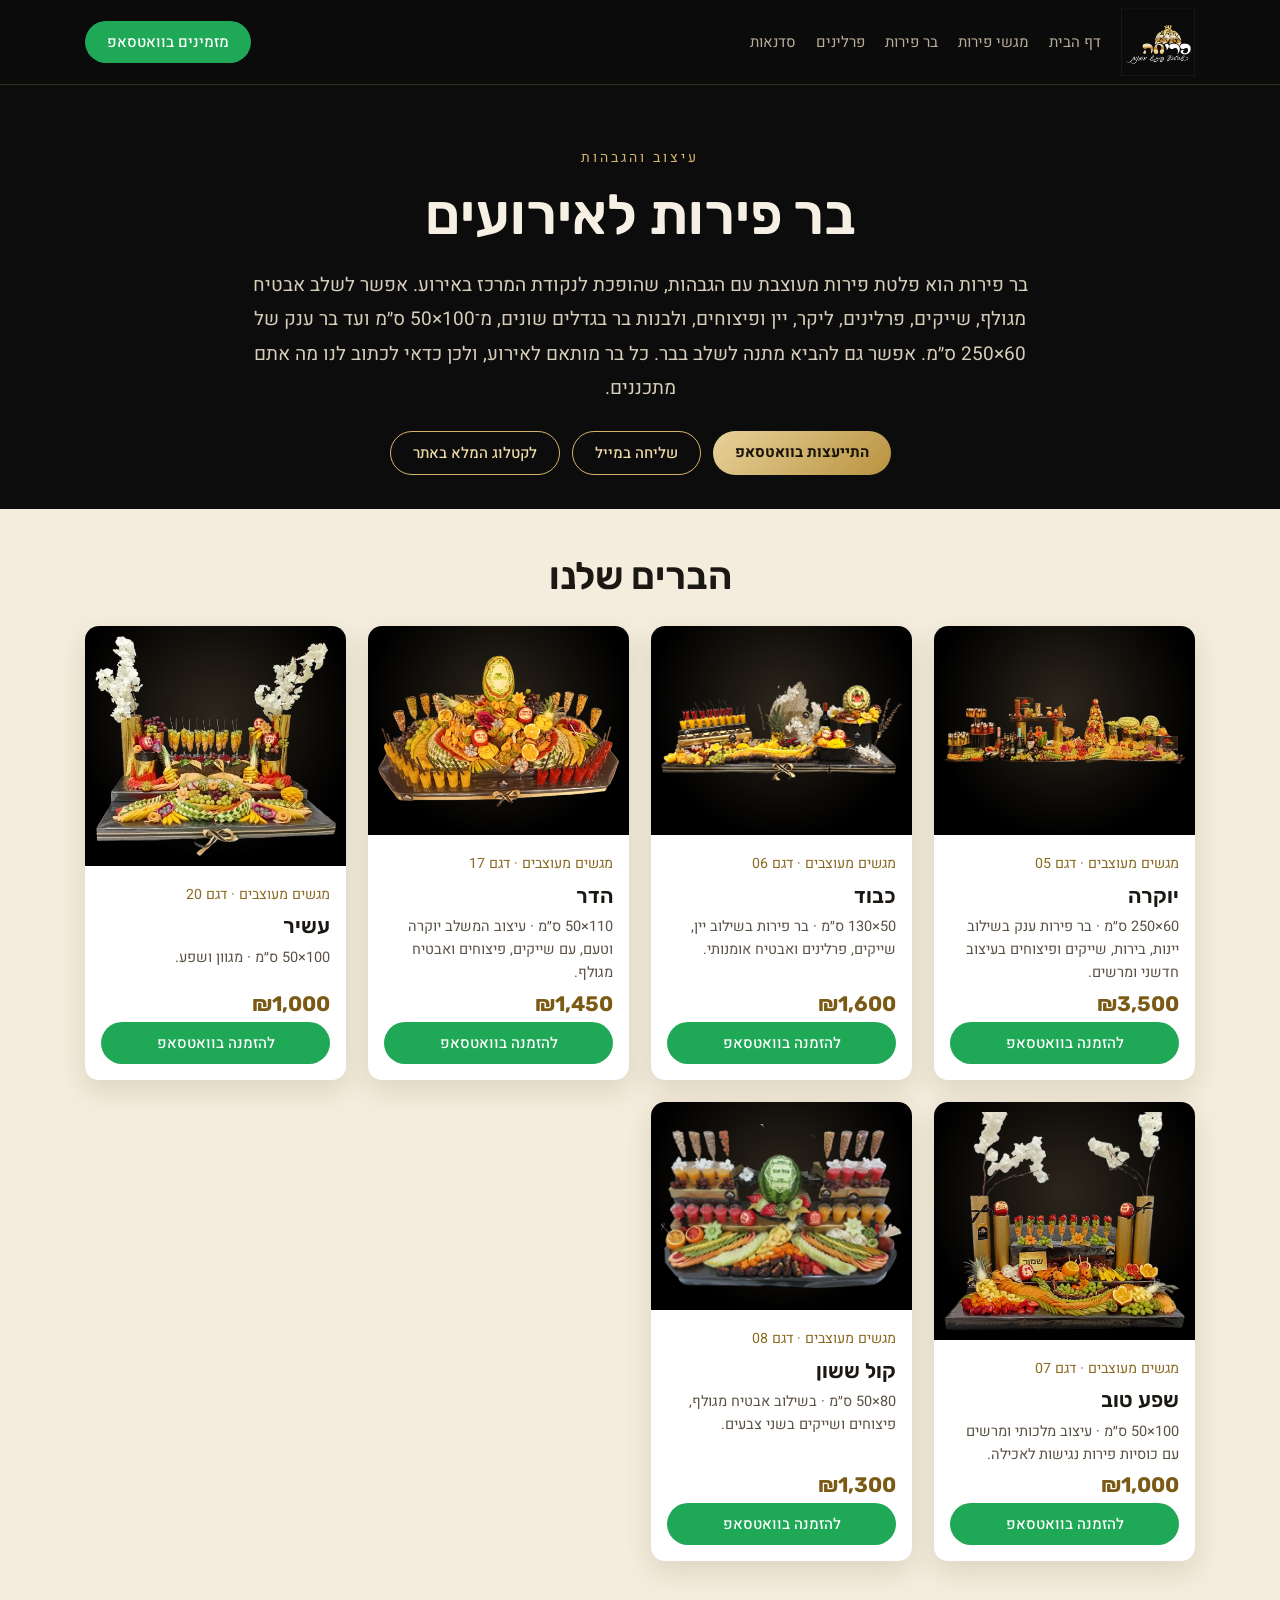
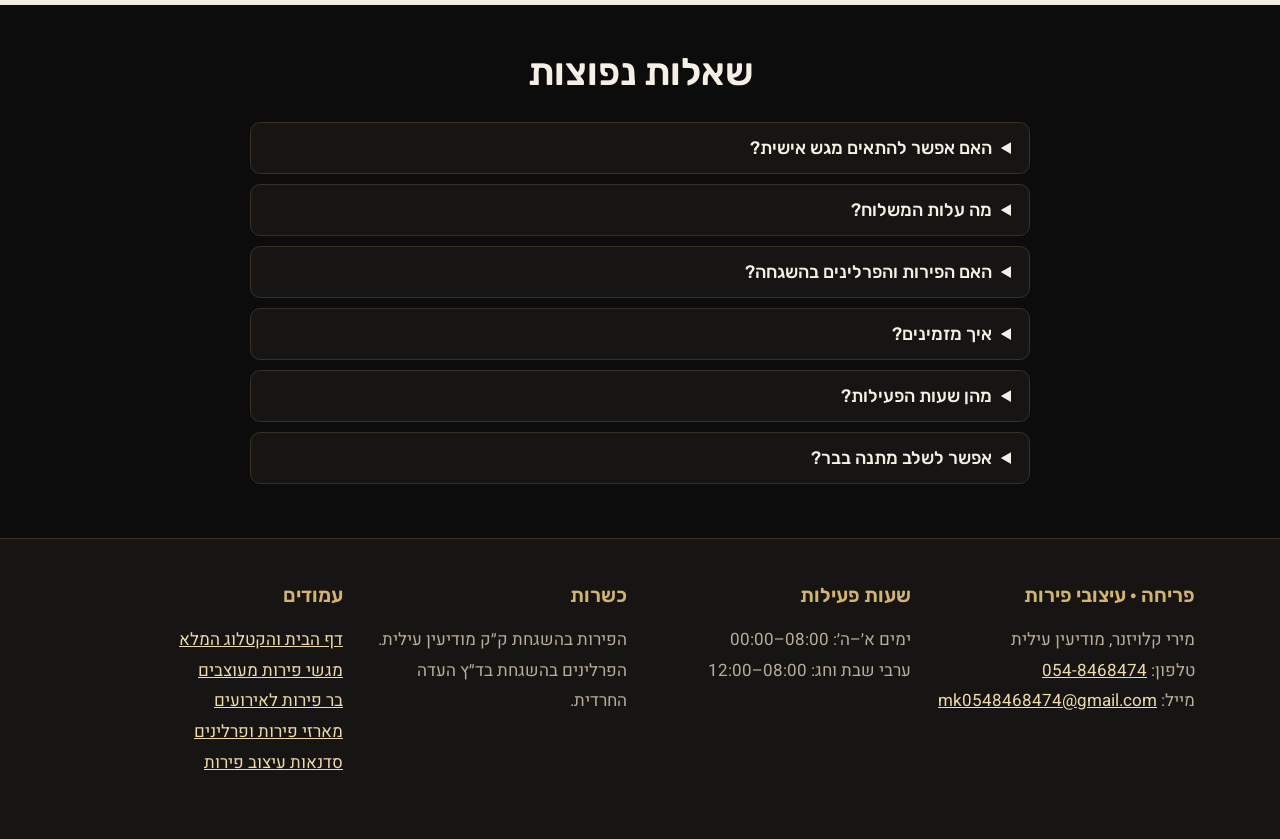
<file: bar-peirot.html>
<!doctype html><html lang="he" dir="rtl"><head><meta charset="utf-8"><meta name="viewport" content="width=device-width,initial-scale=1"><title>בר פירות לאירועים ושמחות | פריחה, מודיעין עילית</title><meta name="description" content="בר פירות מעוצב לאירועים: פלטות עם הגבהות, אבטיח מגולף, שייקים, פרלינים, ליקר ויין. בגדלים מ־100×50 ס״מ ועד בר ענק. פריחה, מודיעין עילית."><link rel="canonical" href="https://www.pricha.co.il/bar-peirot"><meta property="og:type" content="website"><meta property="og:locale" content="he_IL"><meta property="og:title" content="בר פירות לאירועים ושמחות | פריחה, מודיעין עילית"><meta property="og:description" content="בר פירות מעוצב לאירועים: פלטות עם הגבהות, אבטיח מגולף, שייקים, פרלינים, ליקר ויין. בגדלים מ־100×50 ס״מ ועד בר ענק. פריחה, מודיעין עילית."><meta property="og:url" content="https://www.pricha.co.il/bar-peirot"><meta name="theme-color" content="#0d0c0c"><link rel="icon" href="/images/logo.png"><link rel="stylesheet" href="https://fonts.googleapis.com/css2?family=Rubik:wght@400;500;600;800&family=Heebo:wght@300;400;500;700&display=swap"><link rel="stylesheet" href="/styles.css"><script type="application/ld+json">{"@context": "https://schema.org", "@type": "BreadcrumbList", "itemListElement": [{"@type": "ListItem", "position": 1, "name": "פריחה", "item": "https://www.pricha.co.il/"}, {"@type": "ListItem", "position": 2, "name": "בר פירות לאירועים", "item": "https://www.pricha.co.il/bar-peirot"}]}</script><script type="application/ld+json">{"@context": "https://schema.org", "@type": "ItemList", "itemListElement": [{"@type": "ListItem", "position": 1, "item": {"@type": "Product", "name": "מגש פירות יוקרה", "image": "https://www.pricha.co.il/images/p5.webp", "description": "60×250 ס״מ · בר פירות ענק בשילוב יינות, בירות, שייקים ופיצוחים בעיצוב חדשני ומרשים.", "brand": {"@type": "Brand", "name": "פריחה"}, "offers": {"@type": "Offer", "price": "3500", "priceCurrency": "ILS", "url": "https://www.pricha.co.il/bar-peirot"}}}, {"@type": "ListItem", "position": 2, "item": {"@type": "Product", "name": "מגש פירות כבוד", "image": "https://www.pricha.co.il/images/p6.webp", "description": "50×130 ס״מ · בר פירות בשילוב יין, שייקים, פרלינים ואבטיח אומנותי.", "brand": {"@type": "Brand", "name": "פריחה"}, "offers": {"@type": "Offer", "price": "1600", "priceCurrency": "ILS", "url": "https://www.pricha.co.il/bar-peirot"}}}, {"@type": "ListItem", "position": 3, "item": {"@type": "Product", "name": "מגש פירות הדר", "image": "https://www.pricha.co.il/images/p17.webp", "description": "110×50 ס״מ · עיצוב המשלב יוקרה וטעם, עם שייקים, פיצוחים ואבטיח מגולף.", "brand": {"@type": "Brand", "name": "פריחה"}, "offers": {"@type": "Offer", "price": "1450", "priceCurrency": "ILS", "url": "https://www.pricha.co.il/bar-peirot"}}}, {"@type": "ListItem", "position": 4, "item": {"@type": "Product", "name": "מגש פירות עשיר", "image": "https://www.pricha.co.il/images/p20.webp", "description": "100×50 ס״מ · מגוון ושפע.", "brand": {"@type": "Brand", "name": "פריחה"}, "offers": {"@type": "Offer", "price": "1000", "priceCurrency": "ILS", "url": "https://www.pricha.co.il/bar-peirot"}}}, {"@type": "ListItem", "position": 5, "item": {"@type": "Product", "name": "מגש פירות שפע טוב", "image": "https://www.pricha.co.il/images/p7.webp", "description": "100×50 ס״מ · עיצוב מלכותי ומרשים עם כוסיות פירות נגישות לאכילה.", "brand": {"@type": "Brand", "name": "פריחה"}, "offers": {"@type": "Offer", "price": "1000", "priceCurrency": "ILS", "url": "https://www.pricha.co.il/bar-peirot"}}}, {"@type": "ListItem", "position": 6, "item": {"@type": "Product", "name": "מגש פירות קול ששון", "image": "https://www.pricha.co.il/images/p8.webp", "description": "80×50 ס״מ · בשילוב אבטיח מגולף, פיצוחים ושייקים בשני צבעים.", "brand": {"@type": "Brand", "name": "פריחה"}, "offers": {"@type": "Offer", "price": "1300", "priceCurrency": "ILS", "url": "https://www.pricha.co.il/bar-peirot"}}}]}</script><script type="application/ld+json">{"@context": "https://schema.org", "@type": "FAQPage", "mainEntity": [{"@type": "Question", "name": "האם אפשר להתאים מגש אישית?", "acceptedAnswer": {"@type": "Answer", "text": "כן. אפשר להתאים גודל, פירות, ברכה מגולפת על תפוח או אבטיח, ושילובים כמו יין ופרלינים. כותבים לנו בוואטסאפ או במייל ובונים יחד את המגש."}}, {"@type": "Question", "name": "מה עלות המשלוח?", "acceptedAnswer": {"@type": "Answer", "text": "במודיעין עילית המשלוח עולה 35 ₪ למגש קטן ו־50 ₪ למגש גדול. לבני ברק ולירושלים 100 ₪. לאזורים נוספים בתיאום."}}, {"@type": "Question", "name": "האם הפירות והפרלינים בהשגחה?", "acceptedAnswer": {"@type": "Answer", "text": "הפירות בהשגחת ק״ק מודיעין עילית, והפרלינים בהשגחת בד״ץ העדה החרדית."}}, {"@type": "Question", "name": "איך מזמינים?", "acceptedAnswer": {"@type": "Answer", "text": "שולחים הזמנה בוואטסאפ או במייל, או מוסיפים לסל באתר ושולחים משם. נחזור אליכם לאישור סופי ולתיאום תשלום."}}, {"@type": "Question", "name": "מהן שעות הפעילות?", "acceptedAnswer": {"@type": "Answer", "text": "ימים א׳–ה׳ 08:00–00:00, וערבי שבת וחג 08:00–12:00."}}, {"@type": "Question", "name": "אפשר לשלב מתנה בבר?", "acceptedAnswer": {"@type": "Answer", "text": "כן, אפשר להביא מתנה ולשלב אותה בעיצוב הבר."}}]}</script></head><body>
<header><div class="w hd"><a href="/"><img src="/images/logo.png" alt="פריחה עיצובי פירות"></a><nav><a href="/">דף הבית</a><a href="/migashei-peirot">מגשי פירות</a><a href="/bar-peirot">בר פירות</a><a href="/marezei-peirot-ufrlinim">פרלינים</a><a href="/sadnaot-idzuv-peirot">סדנאות</a></nav><a class="b wa" href="https://wa.me/972548468474?text=%D7%A9%D7%9C%D7%95%D7%9D%2C%20%D7%90%D7%A9%D7%9E%D7%97%20%D7%9C%D7%94%D7%AA%D7%99%D7%99%D7%A2%D7%A5%20%D7%9C%D7%92%D7%91%D7%99%20%D7%94%D7%96%D7%9E%D7%A0%D7%94" target="_blank" rel="noopener">מזמינים בוואטסאפ</a></div></header>
<main><section class="hero"><div class="w"><div class="ey">עיצוב והגבהות</div><h1>בר פירות לאירועים</h1><p>בר פירות הוא פלטת פירות מעוצבת עם הגבהות, שהופכת לנקודת המרכז באירוע. אפשר לשלב אבטיח מגולף, שייקים, פרלינים, ליקר, יין ופיצוחים, ולבנות בר בגדלים שונים, מ־100×50 ס״מ ועד בר ענק של 60×250 ס״מ. אפשר גם להביא מתנה לשלב בבר. כל בר מותאם לאירוע, ולכן כדאי לכתוב לנו מה אתם מתכננים.</p><div class="cta"><a class="b g" href="https://wa.me/972548468474?text=%D7%A9%D7%9C%D7%95%D7%9D%2C%20%D7%90%D7%A9%D7%9E%D7%97%20%D7%9C%D7%94%D7%AA%D7%99%D7%99%D7%A2%D7%A5%20%D7%9C%D7%92%D7%91%D7%99%20%D7%91%D7%A8%20%D7%A4%D7%99%D7%A8%D7%95%D7%AA%20%D7%9C%D7%90%D7%99%D7%A8%D7%95%D7%A2%D7%99%D7%9D" target="_blank" rel="noopener">התייעצות בוואטסאפ</a><a class="b" href="mailto:mk0548468474@gmail.com?subject=%D7%91%D7%A8%20%D7%A4%D7%99%D7%A8%D7%95%D7%AA%20%D7%9C%D7%90%D7%99%D7%A8%D7%95%D7%A2%D7%99%D7%9D">שליחה במייל</a><a class="b" href="/#catalog">לקטלוג המלא באתר</a></div></div></section><section class="lt"><div class="w"><h2>הברים שלנו</h2><div class="grid"><article class="card"><div class="ph"><img src="/images/p5.webp" alt="מגש פירות יוקרה, דגם 05" loading="lazy"></div><div class="cd"><small>מגשים מעוצבים · דגם 05</small><h3>יוקרה</h3><p>60×250 ס״מ · בר פירות ענק בשילוב יינות, בירות, שייקים ופיצוחים בעיצוב חדשני ומרשים.</p><div class="pr">₪3,500</div><a class="b wa" href="https://wa.me/972548468474?text=%D7%A9%D7%9C%D7%95%D7%9D%2C%20%D7%90%D7%A9%D7%9E%D7%97%20%D7%9C%D7%94%D7%96%D7%9E%D7%99%D7%9F%3A%20%D7%99%D7%95%D7%A7%D7%A8%D7%94%20%28%D7%93%D7%92%D7%9D%2005%29" target="_blank" rel="noopener">להזמנה בוואטסאפ</a></div></article><article class="card"><div class="ph"><img src="/images/p6.webp" alt="מגש פירות כבוד, דגם 06" loading="lazy"></div><div class="cd"><small>מגשים מעוצבים · דגם 06</small><h3>כבוד</h3><p>50×130 ס״מ · בר פירות בשילוב יין, שייקים, פרלינים ואבטיח אומנותי.</p><div class="pr">₪1,600</div><a class="b wa" href="https://wa.me/972548468474?text=%D7%A9%D7%9C%D7%95%D7%9D%2C%20%D7%90%D7%A9%D7%9E%D7%97%20%D7%9C%D7%94%D7%96%D7%9E%D7%99%D7%9F%3A%20%D7%9B%D7%91%D7%95%D7%93%20%28%D7%93%D7%92%D7%9D%2006%29" target="_blank" rel="noopener">להזמנה בוואטסאפ</a></div></article><article class="card"><div class="ph"><img src="/images/p17.webp" alt="מגש פירות הדר, דגם 17" loading="lazy"></div><div class="cd"><small>מגשים מעוצבים · דגם 17</small><h3>הדר</h3><p>110×50 ס״מ · עיצוב המשלב יוקרה וטעם, עם שייקים, פיצוחים ואבטיח מגולף.</p><div class="pr">₪1,450</div><a class="b wa" href="https://wa.me/972548468474?text=%D7%A9%D7%9C%D7%95%D7%9D%2C%20%D7%90%D7%A9%D7%9E%D7%97%20%D7%9C%D7%94%D7%96%D7%9E%D7%99%D7%9F%3A%20%D7%94%D7%93%D7%A8%20%28%D7%93%D7%92%D7%9D%2017%29" target="_blank" rel="noopener">להזמנה בוואטסאפ</a></div></article><article class="card"><div class="ph"><img src="/images/p20.webp" alt="מגש פירות עשיר, דגם 20" loading="lazy"></div><div class="cd"><small>מגשים מעוצבים · דגם 20</small><h3>עשיר</h3><p>100×50 ס״מ · מגוון ושפע.</p><div class="pr">₪1,000</div><a class="b wa" href="https://wa.me/972548468474?text=%D7%A9%D7%9C%D7%95%D7%9D%2C%20%D7%90%D7%A9%D7%9E%D7%97%20%D7%9C%D7%94%D7%96%D7%9E%D7%99%D7%9F%3A%20%D7%A2%D7%A9%D7%99%D7%A8%20%28%D7%93%D7%92%D7%9D%2020%29" target="_blank" rel="noopener">להזמנה בוואטסאפ</a></div></article><article class="card"><div class="ph"><img src="/images/p7.webp" alt="מגש פירות שפע טוב, דגם 07" loading="lazy"></div><div class="cd"><small>מגשים מעוצבים · דגם 07</small><h3>שפע טוב</h3><p>100×50 ס״מ · עיצוב מלכותי ומרשים עם כוסיות פירות נגישות לאכילה.</p><div class="pr">₪1,000</div><a class="b wa" href="https://wa.me/972548468474?text=%D7%A9%D7%9C%D7%95%D7%9D%2C%20%D7%90%D7%A9%D7%9E%D7%97%20%D7%9C%D7%94%D7%96%D7%9E%D7%99%D7%9F%3A%20%D7%A9%D7%A4%D7%A2%20%D7%98%D7%95%D7%91%20%28%D7%93%D7%92%D7%9D%2007%29" target="_blank" rel="noopener">להזמנה בוואטסאפ</a></div></article><article class="card"><div class="ph"><img src="/images/p8.webp" alt="מגש פירות קול ששון, דגם 08" loading="lazy"></div><div class="cd"><small>מגשים מעוצבים · דגם 08</small><h3>קול ששון</h3><p>80×50 ס״מ · בשילוב אבטיח מגולף, פיצוחים ושייקים בשני צבעים.</p><div class="pr">₪1,300</div><a class="b wa" href="https://wa.me/972548468474?text=%D7%A9%D7%9C%D7%95%D7%9D%2C%20%D7%90%D7%A9%D7%9E%D7%97%20%D7%9C%D7%94%D7%96%D7%9E%D7%99%D7%9F%3A%20%D7%A7%D7%95%D7%9C%20%D7%A9%D7%A9%D7%95%D7%9F%20%28%D7%93%D7%92%D7%9D%2008%29" target="_blank" rel="noopener">להזמנה בוואטסאפ</a></div></article></div></div></section><section class="faq"><div class="w" style="max-width:820px"><h2>שאלות נפוצות</h2><details><summary>האם אפשר להתאים מגש אישית?</summary><p>כן. אפשר להתאים גודל, פירות, ברכה מגולפת על תפוח או אבטיח, ושילובים כמו יין ופרלינים. כותבים לנו בוואטסאפ או במייל ובונים יחד את המגש.</p></details><details><summary>מה עלות המשלוח?</summary><p>במודיעין עילית המשלוח עולה 35 ₪ למגש קטן ו־50 ₪ למגש גדול. לבני ברק ולירושלים 100 ₪. לאזורים נוספים בתיאום.</p></details><details><summary>האם הפירות והפרלינים בהשגחה?</summary><p>הפירות בהשגחת ק״ק מודיעין עילית, והפרלינים בהשגחת בד״ץ העדה החרדית.</p></details><details><summary>איך מזמינים?</summary><p>שולחים הזמנה בוואטסאפ או במייל, או מוסיפים לסל באתר ושולחים משם. נחזור אליכם לאישור סופי ולתיאום תשלום.</p></details><details><summary>מהן שעות הפעילות?</summary><p>ימים א׳–ה׳ 08:00–00:00, וערבי שבת וחג 08:00–12:00.</p></details><details><summary>אפשר לשלב מתנה בבר?</summary><p>כן, אפשר להביא מתנה ולשלב אותה בעיצוב הבר.</p></details></div></section></main><footer><div class="w fg"><div><h3>פריחה · עיצובי פירות</h3><p>מירי קלויזנר, מודיעין עילית<br>טלפון: <a href="tel:0548468474">054-8468474</a><br>מייל: <a href="mailto:mk0548468474@gmail.com">mk0548468474@gmail.com</a></p></div><div><h3>שעות פעילות</h3><p>ימים א׳–ה׳: 08:00–00:00<br>ערבי שבת וחג: 08:00–12:00</p></div><div><h3>כשרות</h3><p>הפירות בהשגחת ק״ק מודיעין עילית.<br>הפרלינים בהשגחת בד״ץ העדה החרדית.</p></div><div><h3>עמודים</h3><p><a href="/">דף הבית והקטלוג המלא</a><br><a href="/migashei-peirot">מגשי פירות מעוצבים</a><br><a href="/bar-peirot">בר פירות לאירועים</a><br><a href="/marezei-peirot-ufrlinim">מארזי פירות ופרלינים</a><br><a href="/sadnaot-idzuv-peirot">סדנאות עיצוב פירות</a></p></div></div></footer></body></html>
</file>
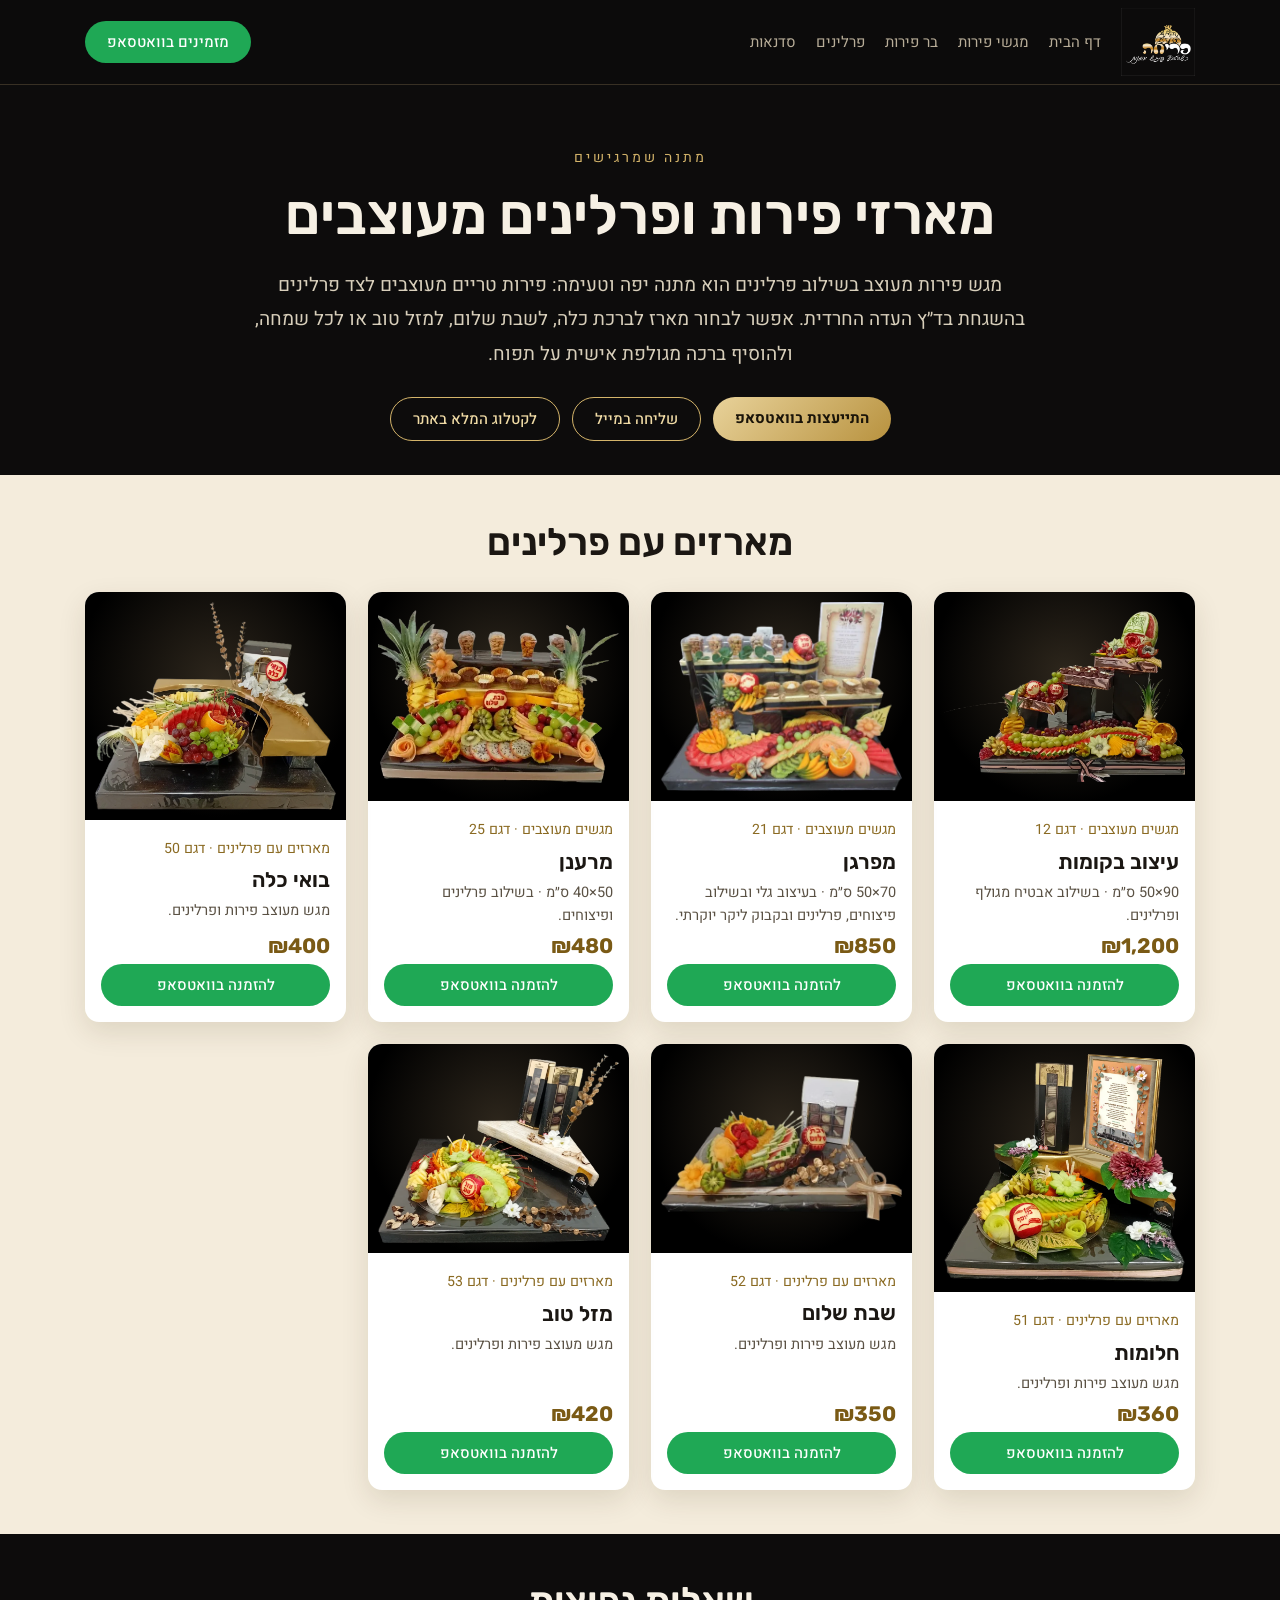
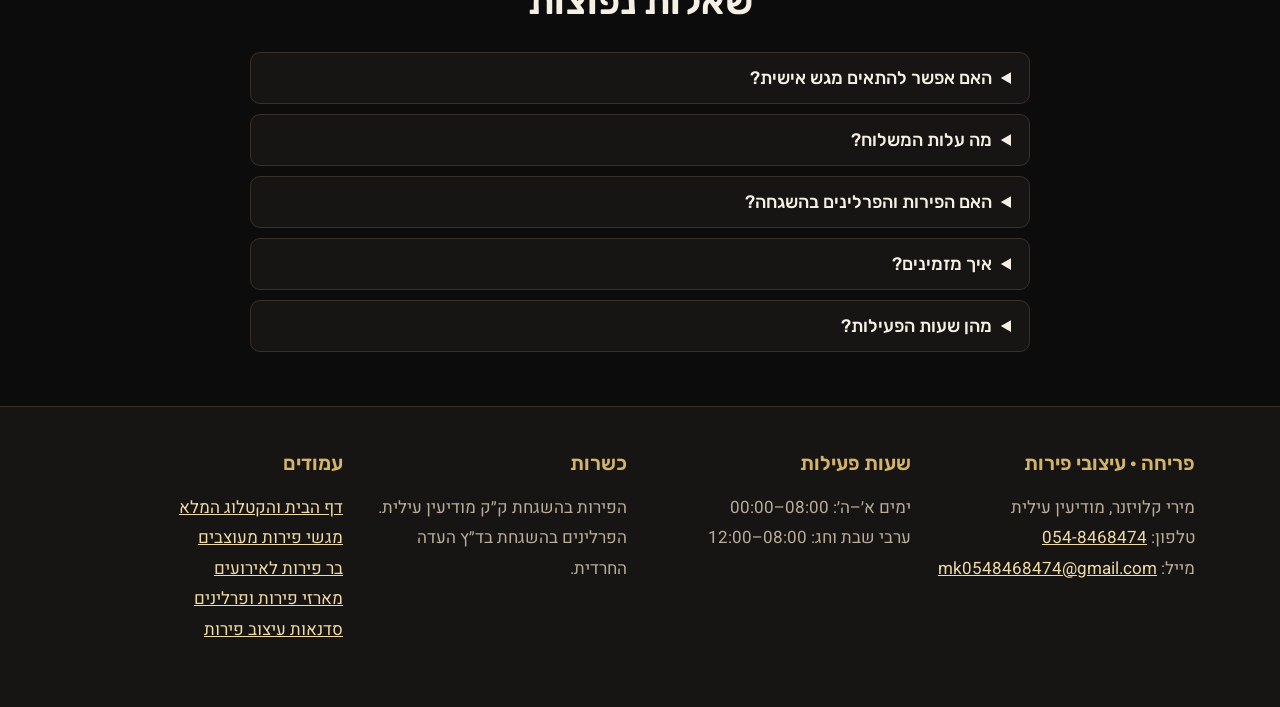
<file: marezei-peirot-ufrlinim.html>
<!doctype html><html lang="he" dir="rtl"><head><meta charset="utf-8"><meta name="viewport" content="width=device-width,initial-scale=1"><title>מארזי פירות ופרלינים מעוצבים | פריחה</title><meta name="description" content="מארזי פירות ופרלינים מעוצבים לברכת כלה, שבת שלום ומזל טוב. פירות טריים בעיצוב מרשים עם פרלינים בהשגחת בד״ץ העדה החרדית. פריחה, מודיעין עילית."><link rel="canonical" href="https://www.pricha.co.il/marezei-peirot-ufrlinim"><meta property="og:type" content="website"><meta property="og:locale" content="he_IL"><meta property="og:title" content="מארזי פירות ופרלינים מעוצבים | פריחה"><meta property="og:description" content="מארזי פירות ופרלינים מעוצבים לברכת כלה, שבת שלום ומזל טוב. פירות טריים בעיצוב מרשים עם פרלינים בהשגחת בד״ץ העדה החרדית. פריחה, מודיעין עילית."><meta property="og:url" content="https://www.pricha.co.il/marezei-peirot-ufrlinim"><meta name="theme-color" content="#0d0c0c"><link rel="icon" href="/images/logo.png"><link rel="stylesheet" href="https://fonts.googleapis.com/css2?family=Rubik:wght@400;500;600;800&family=Heebo:wght@300;400;500;700&display=swap"><link rel="stylesheet" href="/styles.css"><script type="application/ld+json">{"@context": "https://schema.org", "@type": "BreadcrumbList", "itemListElement": [{"@type": "ListItem", "position": 1, "name": "פריחה", "item": "https://www.pricha.co.il/"}, {"@type": "ListItem", "position": 2, "name": "מארזי פירות ופרלינים מעוצבים", "item": "https://www.pricha.co.il/marezei-peirot-ufrlinim"}]}</script><script type="application/ld+json">{"@context": "https://schema.org", "@type": "ItemList", "itemListElement": [{"@type": "ListItem", "position": 1, "item": {"@type": "Product", "name": "מגש פירות עיצוב בקומות", "image": "https://www.pricha.co.il/images/p12.webp", "description": "90×50 ס״מ · בשילוב אבטיח מגולף ופרלינים.", "brand": {"@type": "Brand", "name": "פריחה"}, "offers": {"@type": "Offer", "price": "1200", "priceCurrency": "ILS", "url": "https://www.pricha.co.il/marezei-peirot-ufrlinim"}}}, {"@type": "ListItem", "position": 2, "item": {"@type": "Product", "name": "מגש פירות מפרגן", "image": "https://www.pricha.co.il/images/p21.webp", "description": "70×50 ס״מ · בעיצוב גלי ובשילוב פיצוחים, פרלינים ובקבוק ליקר יוקרתי.", "brand": {"@type": "Brand", "name": "פריחה"}, "offers": {"@type": "Offer", "price": "850", "priceCurrency": "ILS", "url": "https://www.pricha.co.il/marezei-peirot-ufrlinim"}}}, {"@type": "ListItem", "position": 3, "item": {"@type": "Product", "name": "מגש פירות מרענן", "image": "https://www.pricha.co.il/images/p25.webp", "description": "50×40 ס״מ · בשילוב פרלינים ופיצוחים.", "brand": {"@type": "Brand", "name": "פריחה"}, "offers": {"@type": "Offer", "price": "480", "priceCurrency": "ILS", "url": "https://www.pricha.co.il/marezei-peirot-ufrlinim"}}}, {"@type": "ListItem", "position": 4, "item": {"@type": "Product", "name": "מגש פירות בואי כלה", "image": "https://www.pricha.co.il/images/p50.webp", "description": "מגש מעוצב פירות ופרלינים.", "brand": {"@type": "Brand", "name": "פריחה"}, "offers": {"@type": "Offer", "price": "400", "priceCurrency": "ILS", "url": "https://www.pricha.co.il/marezei-peirot-ufrlinim"}}}, {"@type": "ListItem", "position": 5, "item": {"@type": "Product", "name": "מגש פירות חלומות", "image": "https://www.pricha.co.il/images/p51.webp", "description": "מגש מעוצב פירות ופרלינים.", "brand": {"@type": "Brand", "name": "פריחה"}, "offers": {"@type": "Offer", "price": "360", "priceCurrency": "ILS", "url": "https://www.pricha.co.il/marezei-peirot-ufrlinim"}}}, {"@type": "ListItem", "position": 6, "item": {"@type": "Product", "name": "מגש פירות שבת שלום", "image": "https://www.pricha.co.il/images/p52.webp", "description": "מגש מעוצב פירות ופרלינים.", "brand": {"@type": "Brand", "name": "פריחה"}, "offers": {"@type": "Offer", "price": "350", "priceCurrency": "ILS", "url": "https://www.pricha.co.il/marezei-peirot-ufrlinim"}}}, {"@type": "ListItem", "position": 7, "item": {"@type": "Product", "name": "מגש פירות מזל טוב", "image": "https://www.pricha.co.il/images/p53.webp", "description": "מגש מעוצב פירות ופרלינים.", "brand": {"@type": "Brand", "name": "פריחה"}, "offers": {"@type": "Offer", "price": "420", "priceCurrency": "ILS", "url": "https://www.pricha.co.il/marezei-peirot-ufrlinim"}}}]}</script><script type="application/ld+json">{"@context": "https://schema.org", "@type": "FAQPage", "mainEntity": [{"@type": "Question", "name": "האם אפשר להתאים מגש אישית?", "acceptedAnswer": {"@type": "Answer", "text": "כן. אפשר להתאים גודל, פירות, ברכה מגולפת על תפוח או אבטיח, ושילובים כמו יין ופרלינים. כותבים לנו בוואטסאפ או במייל ובונים יחד את המגש."}}, {"@type": "Question", "name": "מה עלות המשלוח?", "acceptedAnswer": {"@type": "Answer", "text": "במודיעין עילית המשלוח עולה 35 ₪ למגש קטן ו־50 ₪ למגש גדול. לבני ברק ולירושלים 100 ₪. לאזורים נוספים בתיאום."}}, {"@type": "Question", "name": "האם הפירות והפרלינים בהשגחה?", "acceptedAnswer": {"@type": "Answer", "text": "הפירות בהשגחת ק״ק מודיעין עילית, והפרלינים בהשגחת בד״ץ העדה החרדית."}}, {"@type": "Question", "name": "איך מזמינים?", "acceptedAnswer": {"@type": "Answer", "text": "שולחים הזמנה בוואטסאפ או במייל, או מוסיפים לסל באתר ושולחים משם. נחזור אליכם לאישור סופי ולתיאום תשלום."}}, {"@type": "Question", "name": "מהן שעות הפעילות?", "acceptedAnswer": {"@type": "Answer", "text": "ימים א׳–ה׳ 08:00–00:00, וערבי שבת וחג 08:00–12:00."}}]}</script></head><body>
<header><div class="w hd"><a href="/"><img src="/images/logo.png" alt="פריחה עיצובי פירות"></a><nav><a href="/">דף הבית</a><a href="/migashei-peirot">מגשי פירות</a><a href="/bar-peirot">בר פירות</a><a href="/marezei-peirot-ufrlinim">פרלינים</a><a href="/sadnaot-idzuv-peirot">סדנאות</a></nav><a class="b wa" href="https://wa.me/972548468474?text=%D7%A9%D7%9C%D7%95%D7%9D%2C%20%D7%90%D7%A9%D7%9E%D7%97%20%D7%9C%D7%94%D7%AA%D7%99%D7%99%D7%A2%D7%A5%20%D7%9C%D7%92%D7%91%D7%99%20%D7%94%D7%96%D7%9E%D7%A0%D7%94" target="_blank" rel="noopener">מזמינים בוואטסאפ</a></div></header>
<main><section class="hero"><div class="w"><div class="ey">מתנה שמרגישים</div><h1>מארזי פירות ופרלינים מעוצבים</h1><p>מגש פירות מעוצב בשילוב פרלינים הוא מתנה יפה וטעימה: פירות טריים מעוצבים לצד פרלינים בהשגחת בד״ץ העדה החרדית. אפשר לבחור מארז לברכת כלה, לשבת שלום, למזל טוב או לכל שמחה, ולהוסיף ברכה מגולפת אישית על תפוח.</p><div class="cta"><a class="b g" href="https://wa.me/972548468474?text=%D7%A9%D7%9C%D7%95%D7%9D%2C%20%D7%90%D7%A9%D7%9E%D7%97%20%D7%9C%D7%94%D7%AA%D7%99%D7%99%D7%A2%D7%A5%20%D7%9C%D7%92%D7%91%D7%99%20%D7%9E%D7%90%D7%A8%D7%96%D7%99%20%D7%A4%D7%99%D7%A8%D7%95%D7%AA%20%D7%95%D7%A4%D7%A8%D7%9C%D7%99%D7%A0%D7%99%D7%9D%20%D7%9E%D7%A2%D7%95%D7%A6%D7%91%D7%99%D7%9D" target="_blank" rel="noopener">התייעצות בוואטסאפ</a><a class="b" href="mailto:mk0548468474@gmail.com?subject=%D7%9E%D7%90%D7%A8%D7%96%D7%99%20%D7%A4%D7%99%D7%A8%D7%95%D7%AA%20%D7%95%D7%A4%D7%A8%D7%9C%D7%99%D7%A0%D7%99%D7%9D%20%D7%9E%D7%A2%D7%95%D7%A6%D7%91%D7%99%D7%9D">שליחה במייל</a><a class="b" href="/#catalog">לקטלוג המלא באתר</a></div></div></section><section class="lt"><div class="w"><h2>מארזים עם פרלינים</h2><div class="grid"><article class="card"><div class="ph"><img src="/images/p12.webp" alt="מגש פירות עיצוב בקומות, דגם 12" loading="lazy"></div><div class="cd"><small>מגשים מעוצבים · דגם 12</small><h3>עיצוב בקומות</h3><p>90×50 ס״מ · בשילוב אבטיח מגולף ופרלינים.</p><div class="pr">₪1,200</div><a class="b wa" href="https://wa.me/972548468474?text=%D7%A9%D7%9C%D7%95%D7%9D%2C%20%D7%90%D7%A9%D7%9E%D7%97%20%D7%9C%D7%94%D7%96%D7%9E%D7%99%D7%9F%3A%20%D7%A2%D7%99%D7%A6%D7%95%D7%91%20%D7%91%D7%A7%D7%95%D7%9E%D7%95%D7%AA%20%28%D7%93%D7%92%D7%9D%2012%29" target="_blank" rel="noopener">להזמנה בוואטסאפ</a></div></article><article class="card"><div class="ph"><img src="/images/p21.webp" alt="מגש פירות מפרגן, דגם 21" loading="lazy"></div><div class="cd"><small>מגשים מעוצבים · דגם 21</small><h3>מפרגן</h3><p>70×50 ס״מ · בעיצוב גלי ובשילוב פיצוחים, פרלינים ובקבוק ליקר יוקרתי.</p><div class="pr">₪850</div><a class="b wa" href="https://wa.me/972548468474?text=%D7%A9%D7%9C%D7%95%D7%9D%2C%20%D7%90%D7%A9%D7%9E%D7%97%20%D7%9C%D7%94%D7%96%D7%9E%D7%99%D7%9F%3A%20%D7%9E%D7%A4%D7%A8%D7%92%D7%9F%20%28%D7%93%D7%92%D7%9D%2021%29" target="_blank" rel="noopener">להזמנה בוואטסאפ</a></div></article><article class="card"><div class="ph"><img src="/images/p25.webp" alt="מגש פירות מרענן, דגם 25" loading="lazy"></div><div class="cd"><small>מגשים מעוצבים · דגם 25</small><h3>מרענן</h3><p>50×40 ס״מ · בשילוב פרלינים ופיצוחים.</p><div class="pr">₪480</div><a class="b wa" href="https://wa.me/972548468474?text=%D7%A9%D7%9C%D7%95%D7%9D%2C%20%D7%90%D7%A9%D7%9E%D7%97%20%D7%9C%D7%94%D7%96%D7%9E%D7%99%D7%9F%3A%20%D7%9E%D7%A8%D7%A2%D7%A0%D7%9F%20%28%D7%93%D7%92%D7%9D%2025%29" target="_blank" rel="noopener">להזמנה בוואטסאפ</a></div></article><article class="card"><div class="ph"><img src="/images/p50.webp" alt="מגש פירות בואי כלה, דגם 50" loading="lazy"></div><div class="cd"><small>מארזים עם פרלינים · דגם 50</small><h3>בואי כלה</h3><p>מגש מעוצב פירות ופרלינים.</p><div class="pr">₪400</div><a class="b wa" href="https://wa.me/972548468474?text=%D7%A9%D7%9C%D7%95%D7%9D%2C%20%D7%90%D7%A9%D7%9E%D7%97%20%D7%9C%D7%94%D7%96%D7%9E%D7%99%D7%9F%3A%20%D7%91%D7%95%D7%90%D7%99%20%D7%9B%D7%9C%D7%94%20%28%D7%93%D7%92%D7%9D%2050%29" target="_blank" rel="noopener">להזמנה בוואטסאפ</a></div></article><article class="card"><div class="ph"><img src="/images/p51.webp" alt="מגש פירות חלומות, דגם 51" loading="lazy"></div><div class="cd"><small>מארזים עם פרלינים · דגם 51</small><h3>חלומות</h3><p>מגש מעוצב פירות ופרלינים.</p><div class="pr">₪360</div><a class="b wa" href="https://wa.me/972548468474?text=%D7%A9%D7%9C%D7%95%D7%9D%2C%20%D7%90%D7%A9%D7%9E%D7%97%20%D7%9C%D7%94%D7%96%D7%9E%D7%99%D7%9F%3A%20%D7%97%D7%9C%D7%95%D7%9E%D7%95%D7%AA%20%28%D7%93%D7%92%D7%9D%2051%29" target="_blank" rel="noopener">להזמנה בוואטסאפ</a></div></article><article class="card"><div class="ph"><img src="/images/p52.webp" alt="מגש פירות שבת שלום, דגם 52" loading="lazy"></div><div class="cd"><small>מארזים עם פרלינים · דגם 52</small><h3>שבת שלום</h3><p>מגש מעוצב פירות ופרלינים.</p><div class="pr">₪350</div><a class="b wa" href="https://wa.me/972548468474?text=%D7%A9%D7%9C%D7%95%D7%9D%2C%20%D7%90%D7%A9%D7%9E%D7%97%20%D7%9C%D7%94%D7%96%D7%9E%D7%99%D7%9F%3A%20%D7%A9%D7%91%D7%AA%20%D7%A9%D7%9C%D7%95%D7%9D%20%28%D7%93%D7%92%D7%9D%2052%29" target="_blank" rel="noopener">להזמנה בוואטסאפ</a></div></article><article class="card"><div class="ph"><img src="/images/p53.webp" alt="מגש פירות מזל טוב, דגם 53" loading="lazy"></div><div class="cd"><small>מארזים עם פרלינים · דגם 53</small><h3>מזל טוב</h3><p>מגש מעוצב פירות ופרלינים.</p><div class="pr">₪420</div><a class="b wa" href="https://wa.me/972548468474?text=%D7%A9%D7%9C%D7%95%D7%9D%2C%20%D7%90%D7%A9%D7%9E%D7%97%20%D7%9C%D7%94%D7%96%D7%9E%D7%99%D7%9F%3A%20%D7%9E%D7%96%D7%9C%20%D7%98%D7%95%D7%91%20%28%D7%93%D7%92%D7%9D%2053%29" target="_blank" rel="noopener">להזמנה בוואטסאפ</a></div></article></div></div></section><section class="faq"><div class="w" style="max-width:820px"><h2>שאלות נפוצות</h2><details><summary>האם אפשר להתאים מגש אישית?</summary><p>כן. אפשר להתאים גודל, פירות, ברכה מגולפת על תפוח או אבטיח, ושילובים כמו יין ופרלינים. כותבים לנו בוואטסאפ או במייל ובונים יחד את המגש.</p></details><details><summary>מה עלות המשלוח?</summary><p>במודיעין עילית המשלוח עולה 35 ₪ למגש קטן ו־50 ₪ למגש גדול. לבני ברק ולירושלים 100 ₪. לאזורים נוספים בתיאום.</p></details><details><summary>האם הפירות והפרלינים בהשגחה?</summary><p>הפירות בהשגחת ק״ק מודיעין עילית, והפרלינים בהשגחת בד״ץ העדה החרדית.</p></details><details><summary>איך מזמינים?</summary><p>שולחים הזמנה בוואטסאפ או במייל, או מוסיפים לסל באתר ושולחים משם. נחזור אליכם לאישור סופי ולתיאום תשלום.</p></details><details><summary>מהן שעות הפעילות?</summary><p>ימים א׳–ה׳ 08:00–00:00, וערבי שבת וחג 08:00–12:00.</p></details></div></section></main><footer><div class="w fg"><div><h3>פריחה · עיצובי פירות</h3><p>מירי קלויזנר, מודיעין עילית<br>טלפון: <a href="tel:0548468474">054-8468474</a><br>מייל: <a href="mailto:mk0548468474@gmail.com">mk0548468474@gmail.com</a></p></div><div><h3>שעות פעילות</h3><p>ימים א׳–ה׳: 08:00–00:00<br>ערבי שבת וחג: 08:00–12:00</p></div><div><h3>כשרות</h3><p>הפירות בהשגחת ק״ק מודיעין עילית.<br>הפרלינים בהשגחת בד״ץ העדה החרדית.</p></div><div><h3>עמודים</h3><p><a href="/">דף הבית והקטלוג המלא</a><br><a href="/migashei-peirot">מגשי פירות מעוצבים</a><br><a href="/bar-peirot">בר פירות לאירועים</a><br><a href="/marezei-peirot-ufrlinim">מארזי פירות ופרלינים</a><br><a href="/sadnaot-idzuv-peirot">סדנאות עיצוב פירות</a></p></div></div></footer></body></html>
</file>
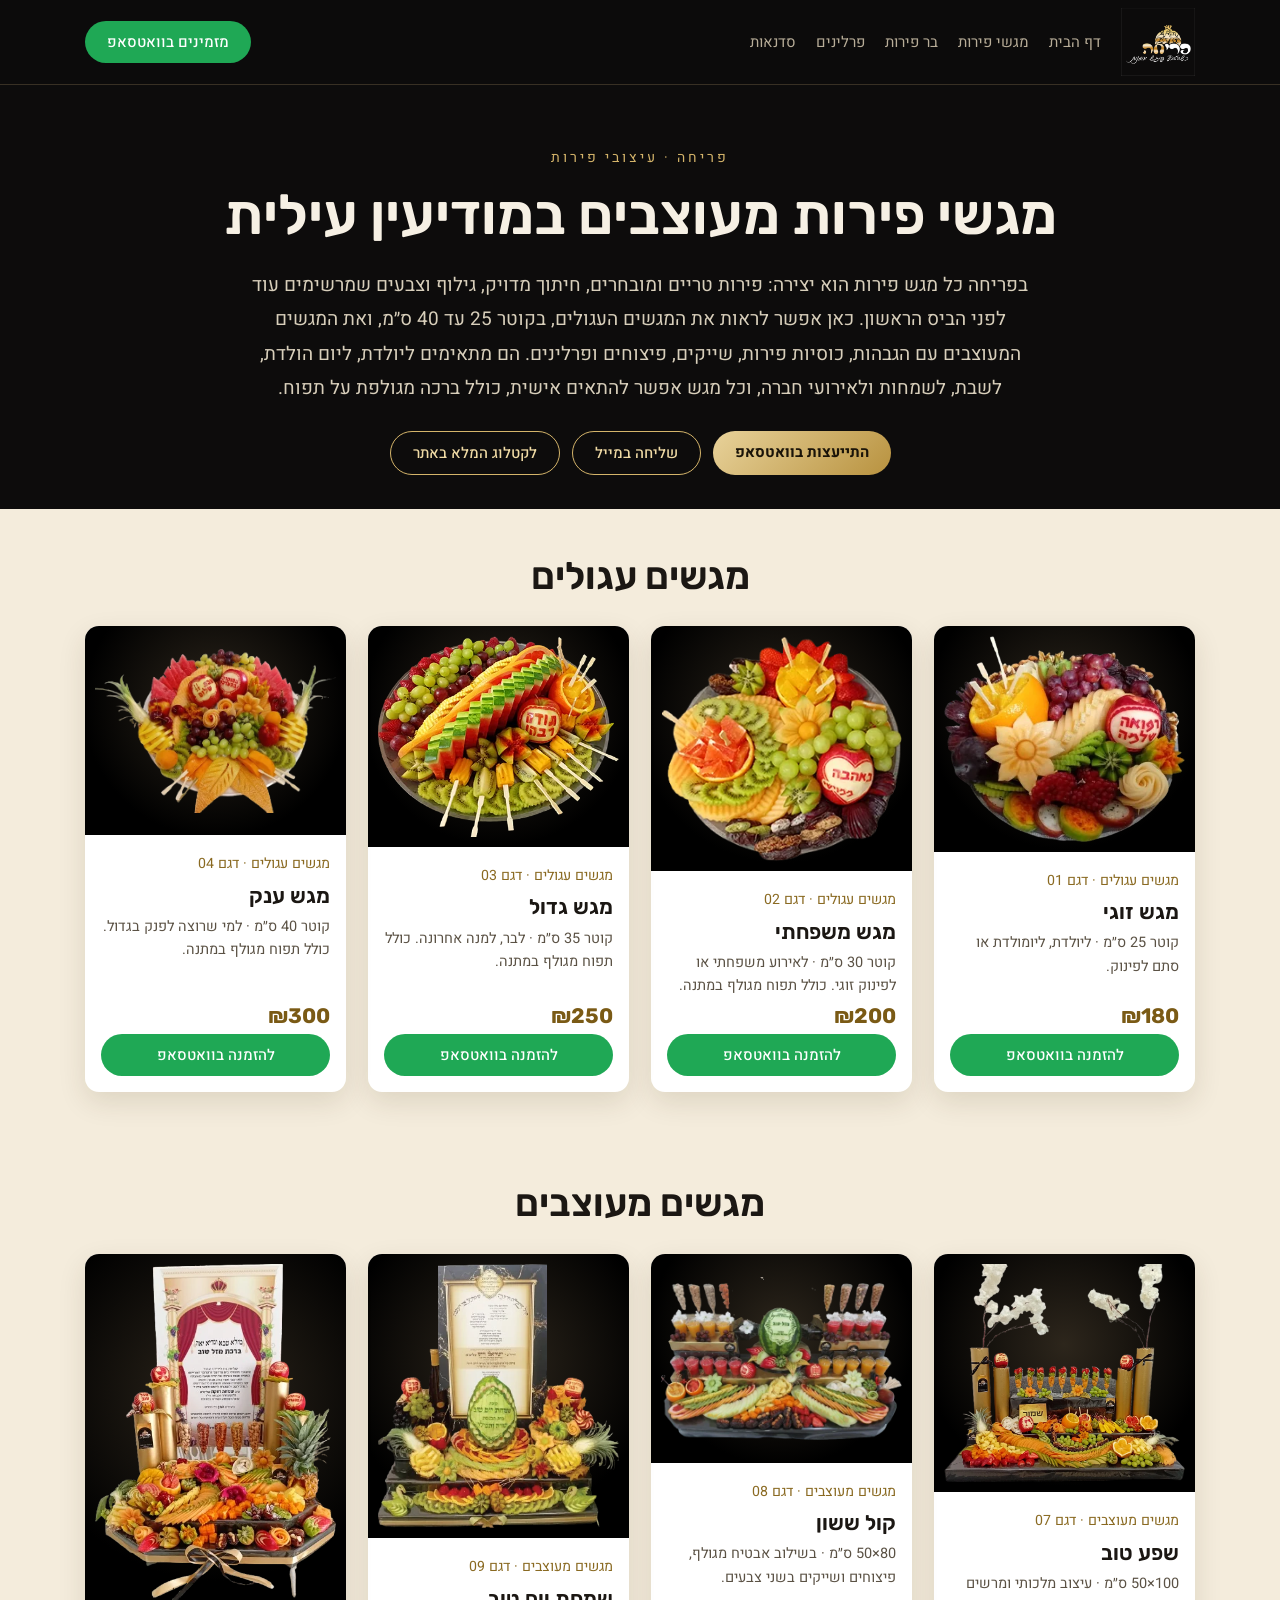
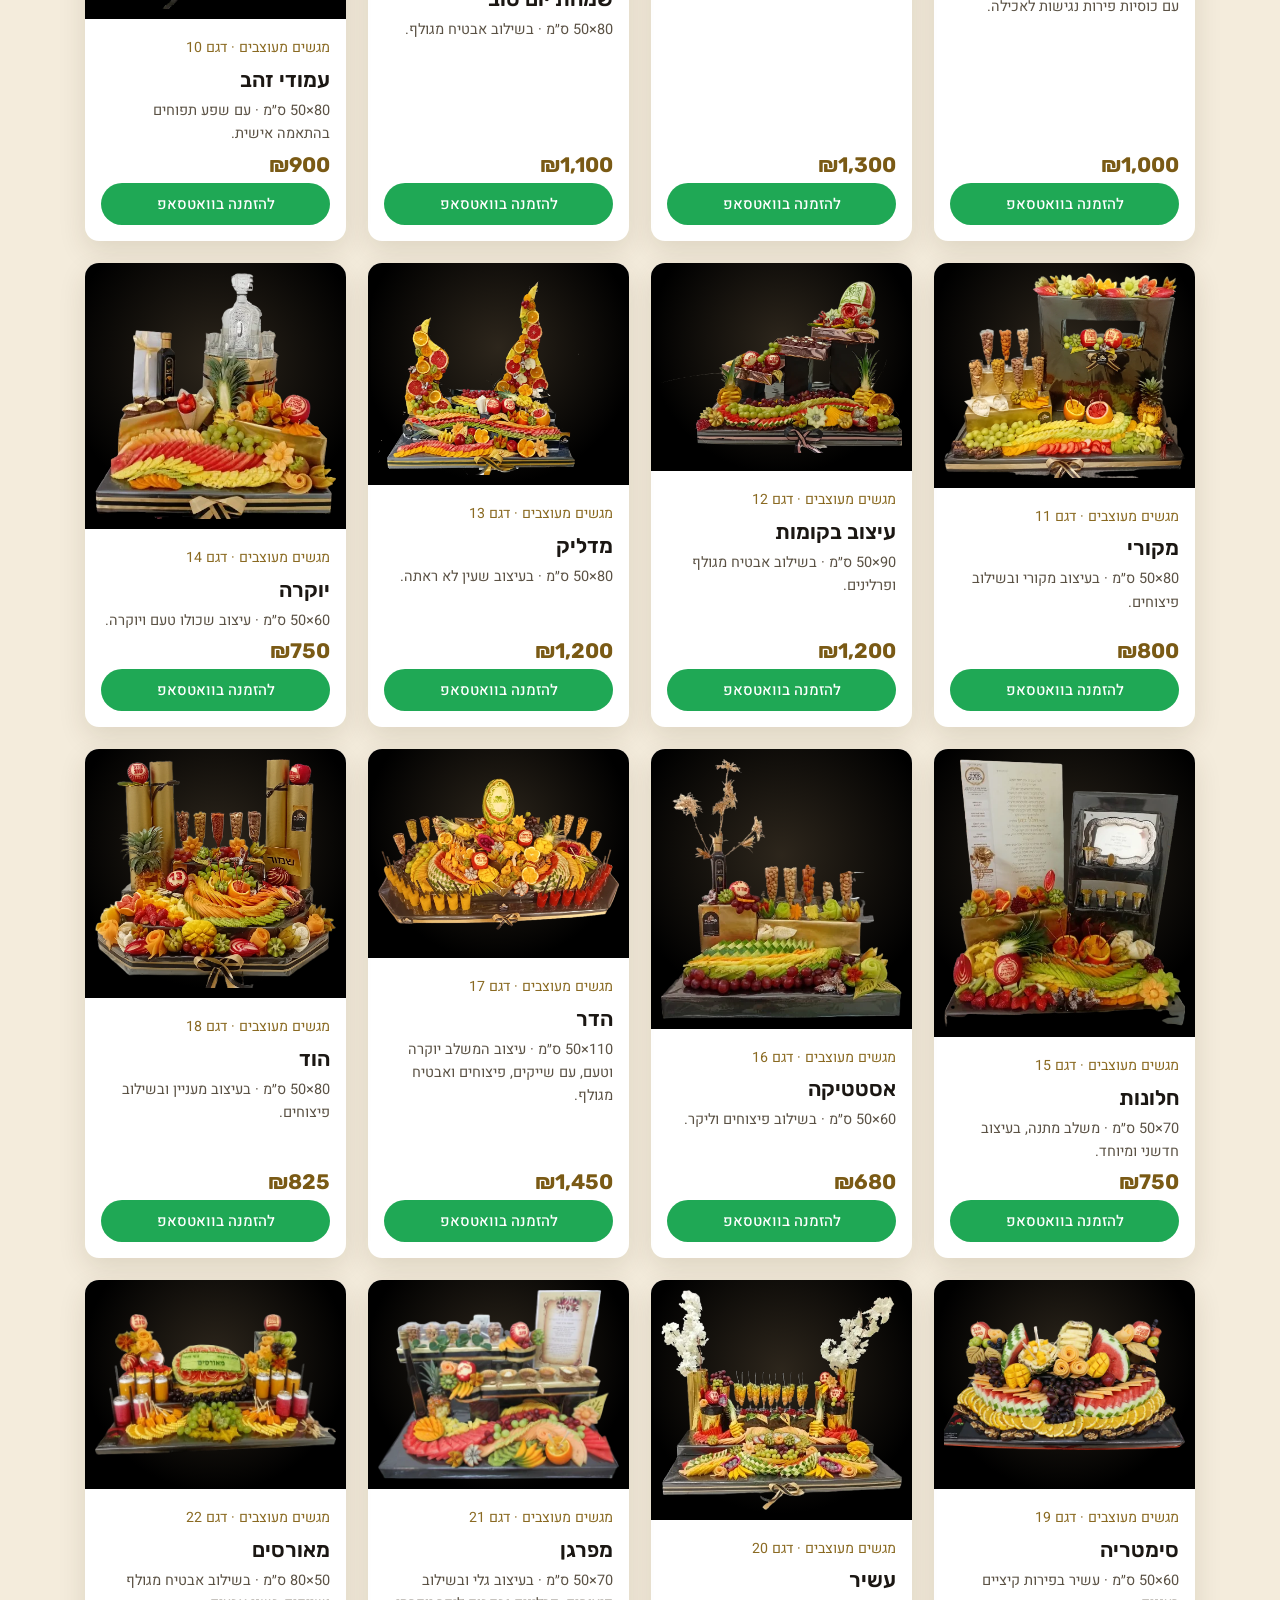
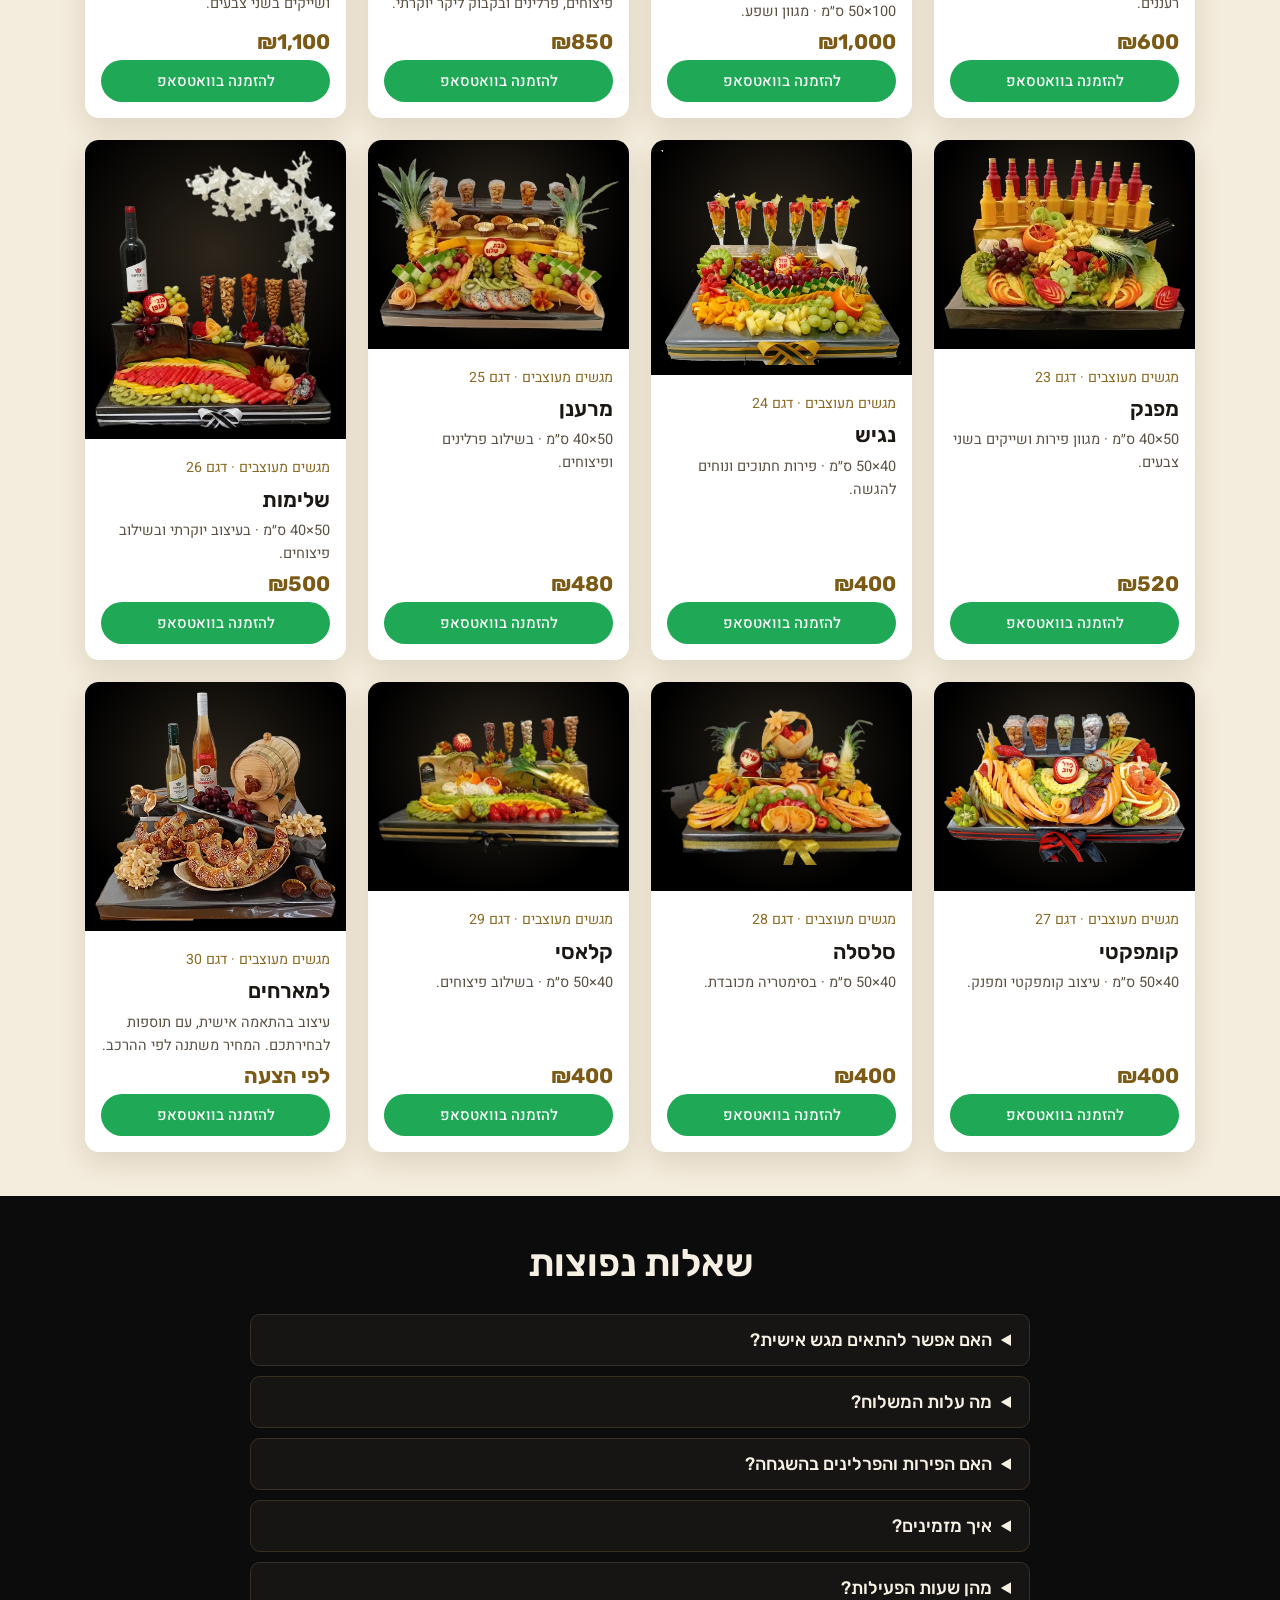
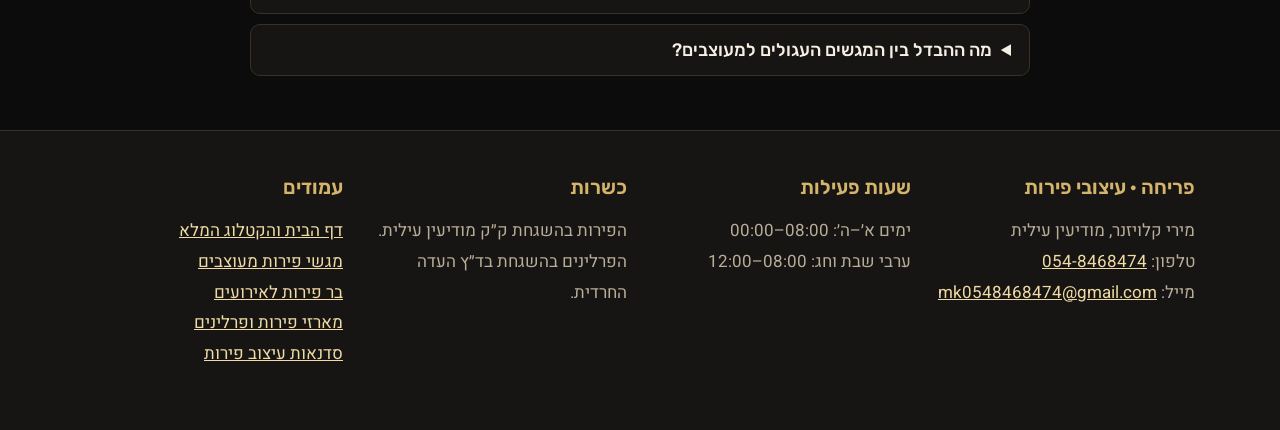
<file: migashei-peirot.html>
<!doctype html><html lang="he" dir="rtl"><head><meta charset="utf-8"><meta name="viewport" content="width=device-width,initial-scale=1"><title>מגשי פירות מעוצבים במודיעין עילית | פריחה</title><meta name="description" content="מגשי פירות מעוצבים ומגולפים במודיעין עילית: מגשים עגולים ומגשים מעוצבים עם הגבהות, שייקים ופרלינים. התאמה אישית ומשלוחים. פריחה, עיצובי פירות."><link rel="canonical" href="https://www.pricha.co.il/migashei-peirot"><meta property="og:type" content="website"><meta property="og:locale" content="he_IL"><meta property="og:title" content="מגשי פירות מעוצבים במודיעין עילית | פריחה"><meta property="og:description" content="מגשי פירות מעוצבים ומגולפים במודיעין עילית: מגשים עגולים ומגשים מעוצבים עם הגבהות, שייקים ופרלינים. התאמה אישית ומשלוחים. פריחה, עיצובי פירות."><meta property="og:url" content="https://www.pricha.co.il/migashei-peirot"><meta name="theme-color" content="#0d0c0c"><link rel="icon" href="/images/logo.png"><link rel="stylesheet" href="https://fonts.googleapis.com/css2?family=Rubik:wght@400;500;600;800&family=Heebo:wght@300;400;500;700&display=swap"><link rel="stylesheet" href="/styles.css"><script type="application/ld+json">{"@context": "https://schema.org", "@type": "BreadcrumbList", "itemListElement": [{"@type": "ListItem", "position": 1, "name": "פריחה", "item": "https://www.pricha.co.il/"}, {"@type": "ListItem", "position": 2, "name": "מגשי פירות מעוצבים במודיעין עילית", "item": "https://www.pricha.co.il/migashei-peirot"}]}</script><script type="application/ld+json">{"@context": "https://schema.org", "@type": "ItemList", "itemListElement": [{"@type": "ListItem", "position": 1, "item": {"@type": "Product", "name": "מגש פירות מגש זוגי", "image": "https://www.pricha.co.il/images/p1.webp", "description": "קוטר 25 ס״מ · ליולדת, ליומולדת או סתם לפינוק.", "brand": {"@type": "Brand", "name": "פריחה"}, "offers": {"@type": "Offer", "price": "180", "priceCurrency": "ILS", "url": "https://www.pricha.co.il/migashei-peirot"}}}, {"@type": "ListItem", "position": 2, "item": {"@type": "Product", "name": "מגש פירות מגש משפחתי", "image": "https://www.pricha.co.il/images/p2.webp", "description": "קוטר 30 ס״מ · לאירוע משפחתי או לפינוק זוגי. כולל תפוח מגולף במתנה.", "brand": {"@type": "Brand", "name": "פריחה"}, "offers": {"@type": "Offer", "price": "200", "priceCurrency": "ILS", "url": "https://www.pricha.co.il/migashei-peirot"}}}, {"@type": "ListItem", "position": 3, "item": {"@type": "Product", "name": "מגש פירות מגש גדול", "image": "https://www.pricha.co.il/images/p3.webp", "description": "קוטר 35 ס״מ · לבר, למנה אחרונה. כולל תפוח מגולף במתנה.", "brand": {"@type": "Brand", "name": "פריחה"}, "offers": {"@type": "Offer", "price": "250", "priceCurrency": "ILS", "url": "https://www.pricha.co.il/migashei-peirot"}}}, {"@type": "ListItem", "position": 4, "item": {"@type": "Product", "name": "מגש פירות מגש ענק", "image": "https://www.pricha.co.il/images/p4.webp", "description": "קוטר 40 ס״מ · למי שרוצה לפנק בגדול. כולל תפוח מגולף במתנה.", "brand": {"@type": "Brand", "name": "פריחה"}, "offers": {"@type": "Offer", "price": "300", "priceCurrency": "ILS", "url": "https://www.pricha.co.il/migashei-peirot"}}}, {"@type": "ListItem", "position": 5, "item": {"@type": "Product", "name": "מגש פירות שפע טוב", "image": "https://www.pricha.co.il/images/p7.webp", "description": "100×50 ס״מ · עיצוב מלכותי ומרשים עם כוסיות פירות נגישות לאכילה.", "brand": {"@type": "Brand", "name": "פריחה"}, "offers": {"@type": "Offer", "price": "1000", "priceCurrency": "ILS", "url": "https://www.pricha.co.il/migashei-peirot"}}}, {"@type": "ListItem", "position": 6, "item": {"@type": "Product", "name": "מגש פירות קול ששון", "image": "https://www.pricha.co.il/images/p8.webp", "description": "80×50 ס״מ · בשילוב אבטיח מגולף, פיצוחים ושייקים בשני צבעים.", "brand": {"@type": "Brand", "name": "פריחה"}, "offers": {"@type": "Offer", "price": "1300", "priceCurrency": "ILS", "url": "https://www.pricha.co.il/migashei-peirot"}}}, {"@type": "ListItem", "position": 7, "item": {"@type": "Product", "name": "מגש פירות שמחת יום טוב", "image": "https://www.pricha.co.il/images/p9.webp", "description": "80×50 ס״מ · בשילוב אבטיח מגולף.", "brand": {"@type": "Brand", "name": "פריחה"}, "offers": {"@type": "Offer", "price": "1100", "priceCurrency": "ILS", "url": "https://www.pricha.co.il/migashei-peirot"}}}, {"@type": "ListItem", "position": 8, "item": {"@type": "Product", "name": "מגש פירות עמודי זהב", "image": "https://www.pricha.co.il/images/p10.webp", "description": "80×50 ס״מ · עם שפע תפוחים בהתאמה אישית.", "brand": {"@type": "Brand", "name": "פריחה"}, "offers": {"@type": "Offer", "price": "900", "priceCurrency": "ILS", "url": "https://www.pricha.co.il/migashei-peirot"}}}, {"@type": "ListItem", "position": 9, "item": {"@type": "Product", "name": "מגש פירות מקורי", "image": "https://www.pricha.co.il/images/p11.webp", "description": "80×50 ס״מ · בעיצוב מקורי ובשילוב פיצוחים.", "brand": {"@type": "Brand", "name": "פריחה"}, "offers": {"@type": "Offer", "price": "800", "priceCurrency": "ILS", "url": "https://www.pricha.co.il/migashei-peirot"}}}, {"@type": "ListItem", "position": 10, "item": {"@type": "Product", "name": "מגש פירות עיצוב בקומות", "image": "https://www.pricha.co.il/images/p12.webp", "description": "90×50 ס״מ · בשילוב אבטיח מגולף ופרלינים.", "brand": {"@type": "Brand", "name": "פריחה"}, "offers": {"@type": "Offer", "price": "1200", "priceCurrency": "ILS", "url": "https://www.pricha.co.il/migashei-peirot"}}}, {"@type": "ListItem", "position": 11, "item": {"@type": "Product", "name": "מגש פירות מדליק", "image": "https://www.pricha.co.il/images/p13.webp", "description": "80×50 ס״מ · בעיצוב שעין לא ראתה.", "brand": {"@type": "Brand", "name": "פריחה"}, "offers": {"@type": "Offer", "price": "1200", "priceCurrency": "ILS", "url": "https://www.pricha.co.il/migashei-peirot"}}}, {"@type": "ListItem", "position": 12, "item": {"@type": "Product", "name": "מגש פירות יוקרה", "image": "https://www.pricha.co.il/images/p14.webp", "description": "60×50 ס״מ · עיצוב שכולו טעם ויוקרה.", "brand": {"@type": "Brand", "name": "פריחה"}, "offers": {"@type": "Offer", "price": "750", "priceCurrency": "ILS", "url": "https://www.pricha.co.il/migashei-peirot"}}}, {"@type": "ListItem", "position": 13, "item": {"@type": "Product", "name": "מגש פירות חלונות", "image": "https://www.pricha.co.il/images/p15.webp", "description": "70×50 ס״מ · משלב מתנה, בעיצוב חדשני ומיוחד.", "brand": {"@type": "Brand", "name": "פריחה"}, "offers": {"@type": "Offer", "price": "750", "priceCurrency": "ILS", "url": "https://www.pricha.co.il/migashei-peirot"}}}, {"@type": "ListItem", "position": 14, "item": {"@type": "Product", "name": "מגש פירות אסטטיקה", "image": "https://www.pricha.co.il/images/p16.webp", "description": "60×50 ס״מ · בשילוב פיצוחים וליקר.", "brand": {"@type": "Brand", "name": "פריחה"}, "offers": {"@type": "Offer", "price": "680", "priceCurrency": "ILS", "url": "https://www.pricha.co.il/migashei-peirot"}}}, {"@type": "ListItem", "position": 15, "item": {"@type": "Product", "name": "מגש פירות הדר", "image": "https://www.pricha.co.il/images/p17.webp", "description": "110×50 ס״מ · עיצוב המשלב יוקרה וטעם, עם שייקים, פיצוחים ואבטיח מגולף.", "brand": {"@type": "Brand", "name": "פריחה"}, "offers": {"@type": "Offer", "price": "1450", "priceCurrency": "ILS", "url": "https://www.pricha.co.il/migashei-peirot"}}}, {"@type": "ListItem", "position": 16, "item": {"@type": "Product", "name": "מגש פירות הוד", "image": "https://www.pricha.co.il/images/p18.webp", "description": "80×50 ס״מ · בעיצוב מעניין ובשילוב פיצוחים.", "brand": {"@type": "Brand", "name": "פריחה"}, "offers": {"@type": "Offer", "price": "825", "priceCurrency": "ILS", "url": "https://www.pricha.co.il/migashei-peirot"}}}, {"@type": "ListItem", "position": 17, "item": {"@type": "Product", "name": "מגש פירות סימטריה", "image": "https://www.pricha.co.il/images/p19.webp", "description": "60×50 ס״מ · עשיר בפירות קיציים רעננים.", "brand": {"@type": "Brand", "name": "פריחה"}, "offers": {"@type": "Offer", "price": "600", "priceCurrency": "ILS", "url": "https://www.pricha.co.il/migashei-peirot"}}}, {"@type": "ListItem", "position": 18, "item": {"@type": "Product", "name": "מגש פירות עשיר", "image": "https://www.pricha.co.il/images/p20.webp", "description": "100×50 ס״מ · מגוון ושפע.", "brand": {"@type": "Brand", "name": "פריחה"}, "offers": {"@type": "Offer", "price": "1000", "priceCurrency": "ILS", "url": "https://www.pricha.co.il/migashei-peirot"}}}, {"@type": "ListItem", "position": 19, "item": {"@type": "Product", "name": "מגש פירות מפרגן", "image": "https://www.pricha.co.il/images/p21.webp", "description": "70×50 ס״מ · בעיצוב גלי ובשילוב פיצוחים, פרלינים ובקבוק ליקר יוקרתי.", "brand": {"@type": "Brand", "name": "פריחה"}, "offers": {"@type": "Offer", "price": "850", "priceCurrency": "ILS", "url": "https://www.pricha.co.il/migashei-peirot"}}}, {"@type": "ListItem", "position": 20, "item": {"@type": "Product", "name": "מגש פירות מאורסים", "image": "https://www.pricha.co.il/images/p22.webp", "description": "50×80 ס״מ · בשילוב אבטיח מגולף ושייקים בשני צבעים.", "brand": {"@type": "Brand", "name": "פריחה"}, "offers": {"@type": "Offer", "price": "1100", "priceCurrency": "ILS", "url": "https://www.pricha.co.il/migashei-peirot"}}}, {"@type": "ListItem", "position": 21, "item": {"@type": "Product", "name": "מגש פירות מפנק", "image": "https://www.pricha.co.il/images/p23.webp", "description": "50×40 ס״מ · מגוון פירות ושייקים בשני צבעים.", "brand": {"@type": "Brand", "name": "פריחה"}, "offers": {"@type": "Offer", "price": "520", "priceCurrency": "ILS", "url": "https://www.pricha.co.il/migashei-peirot"}}}, {"@type": "ListItem", "position": 22, "item": {"@type": "Product", "name": "מגש פירות נגיש", "image": "https://www.pricha.co.il/images/p24.webp", "description": "40×50 ס״מ · פירות חתוכים ונוחים להגשה.", "brand": {"@type": "Brand", "name": "פריחה"}, "offers": {"@type": "Offer", "price": "400", "priceCurrency": "ILS", "url": "https://www.pricha.co.il/migashei-peirot"}}}, {"@type": "ListItem", "position": 23, "item": {"@type": "Product", "name": "מגש פירות מרענן", "image": "https://www.pricha.co.il/images/p25.webp", "description": "50×40 ס״מ · בשילוב פרלינים ופיצוחים.", "brand": {"@type": "Brand", "name": "פריחה"}, "offers": {"@type": "Offer", "price": "480", "priceCurrency": "ILS", "url": "https://www.pricha.co.il/migashei-peirot"}}}, {"@type": "ListItem", "position": 24, "item": {"@type": "Product", "name": "מגש פירות שלימות", "image": "https://www.pricha.co.il/images/p26.webp", "description": "50×40 ס״מ · בעיצוב יוקרתי ובשילוב פיצוחים.", "brand": {"@type": "Brand", "name": "פריחה"}, "offers": {"@type": "Offer", "price": "500", "priceCurrency": "ILS", "url": "https://www.pricha.co.il/migashei-peirot"}}}, {"@type": "ListItem", "position": 25, "item": {"@type": "Product", "name": "מגש פירות קומפקטי", "image": "https://www.pricha.co.il/images/p27.webp", "description": "40×50 ס״מ · עיצוב קומפקטי ומפנק.", "brand": {"@type": "Brand", "name": "פריחה"}, "offers": {"@type": "Offer", "price": "400", "priceCurrency": "ILS", "url": "https://www.pricha.co.il/migashei-peirot"}}}, {"@type": "ListItem", "position": 26, "item": {"@type": "Product", "name": "מגש פירות סלסלה", "image": "https://www.pricha.co.il/images/p28.webp", "description": "40×50 ס״מ · בסימטריה מכובדת.", "brand": {"@type": "Brand", "name": "פריחה"}, "offers": {"@type": "Offer", "price": "400", "priceCurrency": "ILS", "url": "https://www.pricha.co.il/migashei-peirot"}}}, {"@type": "ListItem", "position": 27, "item": {"@type": "Product", "name": "מגש פירות קלאסי", "image": "https://www.pricha.co.il/images/p29.webp", "description": "40×50 ס״מ · בשילוב פיצוחים.", "brand": {"@type": "Brand", "name": "פריחה"}, "offers": {"@type": "Offer", "price": "400", "priceCurrency": "ILS", "url": "https://www.pricha.co.il/migashei-peirot"}}}, {"@type": "ListItem", "position": 28, "item": {"@type": "Product", "name": "מגש פירות למארחים", "image": "https://www.pricha.co.il/images/p30.webp", "description": "עיצוב בהתאמה אישית, עם תוספות לבחירתכם. המחיר משתנה לפי ההרכב.", "brand": {"@type": "Brand", "name": "פריחה"}}}]}</script><script type="application/ld+json">{"@context": "https://schema.org", "@type": "FAQPage", "mainEntity": [{"@type": "Question", "name": "האם אפשר להתאים מגש אישית?", "acceptedAnswer": {"@type": "Answer", "text": "כן. אפשר להתאים גודל, פירות, ברכה מגולפת על תפוח או אבטיח, ושילובים כמו יין ופרלינים. כותבים לנו בוואטסאפ או במייל ובונים יחד את המגש."}}, {"@type": "Question", "name": "מה עלות המשלוח?", "acceptedAnswer": {"@type": "Answer", "text": "במודיעין עילית המשלוח עולה 35 ₪ למגש קטן ו־50 ₪ למגש גדול. לבני ברק ולירושלים 100 ₪. לאזורים נוספים בתיאום."}}, {"@type": "Question", "name": "האם הפירות והפרלינים בהשגחה?", "acceptedAnswer": {"@type": "Answer", "text": "הפירות בהשגחת ק״ק מודיעין עילית, והפרלינים בהשגחת בד״ץ העדה החרדית."}}, {"@type": "Question", "name": "איך מזמינים?", "acceptedAnswer": {"@type": "Answer", "text": "שולחים הזמנה בוואטסאפ או במייל, או מוסיפים לסל באתר ושולחים משם. נחזור אליכם לאישור סופי ולתיאום תשלום."}}, {"@type": "Question", "name": "מהן שעות הפעילות?", "acceptedAnswer": {"@type": "Answer", "text": "ימים א׳–ה׳ 08:00–00:00, וערבי שבת וחג 08:00–12:00."}}, {"@type": "Question", "name": "מה ההבדל בין המגשים העגולים למעוצבים?", "acceptedAnswer": {"@type": "Answer", "text": "המגשים העגולים מתאימים לפינוק ולמשפחה, בקוטר 25 עד 40 ס״מ. המגשים המעוצבים גדולים יותר, עם הגבהות, שייקים, פיצוחים ואבטיח מגולף, ומתאימים לאירועים."}}]}</script></head><body>
<header><div class="w hd"><a href="/"><img src="/images/logo.png" alt="פריחה עיצובי פירות"></a><nav><a href="/">דף הבית</a><a href="/migashei-peirot">מגשי פירות</a><a href="/bar-peirot">בר פירות</a><a href="/marezei-peirot-ufrlinim">פרלינים</a><a href="/sadnaot-idzuv-peirot">סדנאות</a></nav><a class="b wa" href="https://wa.me/972548468474?text=%D7%A9%D7%9C%D7%95%D7%9D%2C%20%D7%90%D7%A9%D7%9E%D7%97%20%D7%9C%D7%94%D7%AA%D7%99%D7%99%D7%A2%D7%A5%20%D7%9C%D7%92%D7%91%D7%99%20%D7%94%D7%96%D7%9E%D7%A0%D7%94" target="_blank" rel="noopener">מזמינים בוואטסאפ</a></div></header>
<main><section class="hero"><div class="w"><div class="ey">פריחה · עיצובי פירות</div><h1>מגשי פירות מעוצבים במודיעין עילית</h1><p>בפריחה כל מגש פירות הוא יצירה: פירות טריים ומובחרים, חיתוך מדויק, גילוף וצבעים שמרשימים עוד לפני הביס הראשון. כאן אפשר לראות את המגשים העגולים, בקוטר 25 עד 40 ס״מ, ואת המגשים המעוצבים עם הגבהות, כוסיות פירות, שייקים, פיצוחים ופרלינים. הם מתאימים ליולדת, ליום הולדת, לשבת, לשמחות ולאירועי חברה, וכל מגש אפשר להתאים אישית, כולל ברכה מגולפת על תפוח.</p><div class="cta"><a class="b g" href="https://wa.me/972548468474?text=%D7%A9%D7%9C%D7%95%D7%9D%2C%20%D7%90%D7%A9%D7%9E%D7%97%20%D7%9C%D7%94%D7%AA%D7%99%D7%99%D7%A2%D7%A5%20%D7%9C%D7%92%D7%91%D7%99%20%D7%9E%D7%92%D7%A9%D7%99%20%D7%A4%D7%99%D7%A8%D7%95%D7%AA%20%D7%9E%D7%A2%D7%95%D7%A6%D7%91%D7%99%D7%9D%20%D7%91%D7%9E%D7%95%D7%93%D7%99%D7%A2%D7%99%D7%9F%20%D7%A2%D7%99%D7%9C%D7%99%D7%AA" target="_blank" rel="noopener">התייעצות בוואטסאפ</a><a class="b" href="mailto:mk0548468474@gmail.com?subject=%D7%9E%D7%92%D7%A9%D7%99%20%D7%A4%D7%99%D7%A8%D7%95%D7%AA%20%D7%9E%D7%A2%D7%95%D7%A6%D7%91%D7%99%D7%9D%20%D7%91%D7%9E%D7%95%D7%93%D7%99%D7%A2%D7%99%D7%9F%20%D7%A2%D7%99%D7%9C%D7%99%D7%AA">שליחה במייל</a><a class="b" href="/#catalog">לקטלוג המלא באתר</a></div></div></section><section class="lt"><div class="w"><h2>מגשים עגולים</h2><div class="grid"><article class="card"><div class="ph"><img src="/images/p1.webp" alt="מגש פירות מגש זוגי, דגם 01" loading="lazy"></div><div class="cd"><small>מגשים עגולים · דגם 01</small><h3>מגש זוגי</h3><p>קוטר 25 ס״מ · ליולדת, ליומולדת או סתם לפינוק.</p><div class="pr">₪180</div><a class="b wa" href="https://wa.me/972548468474?text=%D7%A9%D7%9C%D7%95%D7%9D%2C%20%D7%90%D7%A9%D7%9E%D7%97%20%D7%9C%D7%94%D7%96%D7%9E%D7%99%D7%9F%3A%20%D7%9E%D7%92%D7%A9%20%D7%96%D7%95%D7%92%D7%99%20%28%D7%93%D7%92%D7%9D%2001%29" target="_blank" rel="noopener">להזמנה בוואטסאפ</a></div></article><article class="card"><div class="ph"><img src="/images/p2.webp" alt="מגש פירות מגש משפחתי, דגם 02" loading="lazy"></div><div class="cd"><small>מגשים עגולים · דגם 02</small><h3>מגש משפחתי</h3><p>קוטר 30 ס״מ · לאירוע משפחתי או לפינוק זוגי. כולל תפוח מגולף במתנה.</p><div class="pr">₪200</div><a class="b wa" href="https://wa.me/972548468474?text=%D7%A9%D7%9C%D7%95%D7%9D%2C%20%D7%90%D7%A9%D7%9E%D7%97%20%D7%9C%D7%94%D7%96%D7%9E%D7%99%D7%9F%3A%20%D7%9E%D7%92%D7%A9%20%D7%9E%D7%A9%D7%A4%D7%97%D7%AA%D7%99%20%28%D7%93%D7%92%D7%9D%2002%29" target="_blank" rel="noopener">להזמנה בוואטסאפ</a></div></article><article class="card"><div class="ph"><img src="/images/p3.webp" alt="מגש פירות מגש גדול, דגם 03" loading="lazy"></div><div class="cd"><small>מגשים עגולים · דגם 03</small><h3>מגש גדול</h3><p>קוטר 35 ס״מ · לבר, למנה אחרונה. כולל תפוח מגולף במתנה.</p><div class="pr">₪250</div><a class="b wa" href="https://wa.me/972548468474?text=%D7%A9%D7%9C%D7%95%D7%9D%2C%20%D7%90%D7%A9%D7%9E%D7%97%20%D7%9C%D7%94%D7%96%D7%9E%D7%99%D7%9F%3A%20%D7%9E%D7%92%D7%A9%20%D7%92%D7%93%D7%95%D7%9C%20%28%D7%93%D7%92%D7%9D%2003%29" target="_blank" rel="noopener">להזמנה בוואטסאפ</a></div></article><article class="card"><div class="ph"><img src="/images/p4.webp" alt="מגש פירות מגש ענק, דגם 04" loading="lazy"></div><div class="cd"><small>מגשים עגולים · דגם 04</small><h3>מגש ענק</h3><p>קוטר 40 ס״מ · למי שרוצה לפנק בגדול. כולל תפוח מגולף במתנה.</p><div class="pr">₪300</div><a class="b wa" href="https://wa.me/972548468474?text=%D7%A9%D7%9C%D7%95%D7%9D%2C%20%D7%90%D7%A9%D7%9E%D7%97%20%D7%9C%D7%94%D7%96%D7%9E%D7%99%D7%9F%3A%20%D7%9E%D7%92%D7%A9%20%D7%A2%D7%A0%D7%A7%20%28%D7%93%D7%92%D7%9D%2004%29" target="_blank" rel="noopener">להזמנה בוואטסאפ</a></div></article></div></div></section><section class="lt"><div class="w"><h2>מגשים מעוצבים</h2><div class="grid"><article class="card"><div class="ph"><img src="/images/p7.webp" alt="מגש פירות שפע טוב, דגם 07" loading="lazy"></div><div class="cd"><small>מגשים מעוצבים · דגם 07</small><h3>שפע טוב</h3><p>100×50 ס״מ · עיצוב מלכותי ומרשים עם כוסיות פירות נגישות לאכילה.</p><div class="pr">₪1,000</div><a class="b wa" href="https://wa.me/972548468474?text=%D7%A9%D7%9C%D7%95%D7%9D%2C%20%D7%90%D7%A9%D7%9E%D7%97%20%D7%9C%D7%94%D7%96%D7%9E%D7%99%D7%9F%3A%20%D7%A9%D7%A4%D7%A2%20%D7%98%D7%95%D7%91%20%28%D7%93%D7%92%D7%9D%2007%29" target="_blank" rel="noopener">להזמנה בוואטסאפ</a></div></article><article class="card"><div class="ph"><img src="/images/p8.webp" alt="מגש פירות קול ששון, דגם 08" loading="lazy"></div><div class="cd"><small>מגשים מעוצבים · דגם 08</small><h3>קול ששון</h3><p>80×50 ס״מ · בשילוב אבטיח מגולף, פיצוחים ושייקים בשני צבעים.</p><div class="pr">₪1,300</div><a class="b wa" href="https://wa.me/972548468474?text=%D7%A9%D7%9C%D7%95%D7%9D%2C%20%D7%90%D7%A9%D7%9E%D7%97%20%D7%9C%D7%94%D7%96%D7%9E%D7%99%D7%9F%3A%20%D7%A7%D7%95%D7%9C%20%D7%A9%D7%A9%D7%95%D7%9F%20%28%D7%93%D7%92%D7%9D%2008%29" target="_blank" rel="noopener">להזמנה בוואטסאפ</a></div></article><article class="card"><div class="ph"><img src="/images/p9.webp" alt="מגש פירות שמחת יום טוב, דגם 09" loading="lazy"></div><div class="cd"><small>מגשים מעוצבים · דגם 09</small><h3>שמחת יום טוב</h3><p>80×50 ס״מ · בשילוב אבטיח מגולף.</p><div class="pr">₪1,100</div><a class="b wa" href="https://wa.me/972548468474?text=%D7%A9%D7%9C%D7%95%D7%9D%2C%20%D7%90%D7%A9%D7%9E%D7%97%20%D7%9C%D7%94%D7%96%D7%9E%D7%99%D7%9F%3A%20%D7%A9%D7%9E%D7%97%D7%AA%20%D7%99%D7%95%D7%9D%20%D7%98%D7%95%D7%91%20%28%D7%93%D7%92%D7%9D%2009%29" target="_blank" rel="noopener">להזמנה בוואטסאפ</a></div></article><article class="card"><div class="ph"><img src="/images/p10.webp" alt="מגש פירות עמודי זהב, דגם 10" loading="lazy"></div><div class="cd"><small>מגשים מעוצבים · דגם 10</small><h3>עמודי זהב</h3><p>80×50 ס״מ · עם שפע תפוחים בהתאמה אישית.</p><div class="pr">₪900</div><a class="b wa" href="https://wa.me/972548468474?text=%D7%A9%D7%9C%D7%95%D7%9D%2C%20%D7%90%D7%A9%D7%9E%D7%97%20%D7%9C%D7%94%D7%96%D7%9E%D7%99%D7%9F%3A%20%D7%A2%D7%9E%D7%95%D7%93%D7%99%20%D7%96%D7%94%D7%91%20%28%D7%93%D7%92%D7%9D%2010%29" target="_blank" rel="noopener">להזמנה בוואטסאפ</a></div></article><article class="card"><div class="ph"><img src="/images/p11.webp" alt="מגש פירות מקורי, דגם 11" loading="lazy"></div><div class="cd"><small>מגשים מעוצבים · דגם 11</small><h3>מקורי</h3><p>80×50 ס״מ · בעיצוב מקורי ובשילוב פיצוחים.</p><div class="pr">₪800</div><a class="b wa" href="https://wa.me/972548468474?text=%D7%A9%D7%9C%D7%95%D7%9D%2C%20%D7%90%D7%A9%D7%9E%D7%97%20%D7%9C%D7%94%D7%96%D7%9E%D7%99%D7%9F%3A%20%D7%9E%D7%A7%D7%95%D7%A8%D7%99%20%28%D7%93%D7%92%D7%9D%2011%29" target="_blank" rel="noopener">להזמנה בוואטסאפ</a></div></article><article class="card"><div class="ph"><img src="/images/p12.webp" alt="מגש פירות עיצוב בקומות, דגם 12" loading="lazy"></div><div class="cd"><small>מגשים מעוצבים · דגם 12</small><h3>עיצוב בקומות</h3><p>90×50 ס״מ · בשילוב אבטיח מגולף ופרלינים.</p><div class="pr">₪1,200</div><a class="b wa" href="https://wa.me/972548468474?text=%D7%A9%D7%9C%D7%95%D7%9D%2C%20%D7%90%D7%A9%D7%9E%D7%97%20%D7%9C%D7%94%D7%96%D7%9E%D7%99%D7%9F%3A%20%D7%A2%D7%99%D7%A6%D7%95%D7%91%20%D7%91%D7%A7%D7%95%D7%9E%D7%95%D7%AA%20%28%D7%93%D7%92%D7%9D%2012%29" target="_blank" rel="noopener">להזמנה בוואטסאפ</a></div></article><article class="card"><div class="ph"><img src="/images/p13.webp" alt="מגש פירות מדליק, דגם 13" loading="lazy"></div><div class="cd"><small>מגשים מעוצבים · דגם 13</small><h3>מדליק</h3><p>80×50 ס״מ · בעיצוב שעין לא ראתה.</p><div class="pr">₪1,200</div><a class="b wa" href="https://wa.me/972548468474?text=%D7%A9%D7%9C%D7%95%D7%9D%2C%20%D7%90%D7%A9%D7%9E%D7%97%20%D7%9C%D7%94%D7%96%D7%9E%D7%99%D7%9F%3A%20%D7%9E%D7%93%D7%9C%D7%99%D7%A7%20%28%D7%93%D7%92%D7%9D%2013%29" target="_blank" rel="noopener">להזמנה בוואטסאפ</a></div></article><article class="card"><div class="ph"><img src="/images/p14.webp" alt="מגש פירות יוקרה, דגם 14" loading="lazy"></div><div class="cd"><small>מגשים מעוצבים · דגם 14</small><h3>יוקרה</h3><p>60×50 ס״מ · עיצוב שכולו טעם ויוקרה.</p><div class="pr">₪750</div><a class="b wa" href="https://wa.me/972548468474?text=%D7%A9%D7%9C%D7%95%D7%9D%2C%20%D7%90%D7%A9%D7%9E%D7%97%20%D7%9C%D7%94%D7%96%D7%9E%D7%99%D7%9F%3A%20%D7%99%D7%95%D7%A7%D7%A8%D7%94%20%28%D7%93%D7%92%D7%9D%2014%29" target="_blank" rel="noopener">להזמנה בוואטסאפ</a></div></article><article class="card"><div class="ph"><img src="/images/p15.webp" alt="מגש פירות חלונות, דגם 15" loading="lazy"></div><div class="cd"><small>מגשים מעוצבים · דגם 15</small><h3>חלונות</h3><p>70×50 ס״מ · משלב מתנה, בעיצוב חדשני ומיוחד.</p><div class="pr">₪750</div><a class="b wa" href="https://wa.me/972548468474?text=%D7%A9%D7%9C%D7%95%D7%9D%2C%20%D7%90%D7%A9%D7%9E%D7%97%20%D7%9C%D7%94%D7%96%D7%9E%D7%99%D7%9F%3A%20%D7%97%D7%9C%D7%95%D7%A0%D7%95%D7%AA%20%28%D7%93%D7%92%D7%9D%2015%29" target="_blank" rel="noopener">להזמנה בוואטסאפ</a></div></article><article class="card"><div class="ph"><img src="/images/p16.webp" alt="מגש פירות אסטטיקה, דגם 16" loading="lazy"></div><div class="cd"><small>מגשים מעוצבים · דגם 16</small><h3>אסטטיקה</h3><p>60×50 ס״מ · בשילוב פיצוחים וליקר.</p><div class="pr">₪680</div><a class="b wa" href="https://wa.me/972548468474?text=%D7%A9%D7%9C%D7%95%D7%9D%2C%20%D7%90%D7%A9%D7%9E%D7%97%20%D7%9C%D7%94%D7%96%D7%9E%D7%99%D7%9F%3A%20%D7%90%D7%A1%D7%98%D7%98%D7%99%D7%A7%D7%94%20%28%D7%93%D7%92%D7%9D%2016%29" target="_blank" rel="noopener">להזמנה בוואטסאפ</a></div></article><article class="card"><div class="ph"><img src="/images/p17.webp" alt="מגש פירות הדר, דגם 17" loading="lazy"></div><div class="cd"><small>מגשים מעוצבים · דגם 17</small><h3>הדר</h3><p>110×50 ס״מ · עיצוב המשלב יוקרה וטעם, עם שייקים, פיצוחים ואבטיח מגולף.</p><div class="pr">₪1,450</div><a class="b wa" href="https://wa.me/972548468474?text=%D7%A9%D7%9C%D7%95%D7%9D%2C%20%D7%90%D7%A9%D7%9E%D7%97%20%D7%9C%D7%94%D7%96%D7%9E%D7%99%D7%9F%3A%20%D7%94%D7%93%D7%A8%20%28%D7%93%D7%92%D7%9D%2017%29" target="_blank" rel="noopener">להזמנה בוואטסאפ</a></div></article><article class="card"><div class="ph"><img src="/images/p18.webp" alt="מגש פירות הוד, דגם 18" loading="lazy"></div><div class="cd"><small>מגשים מעוצבים · דגם 18</small><h3>הוד</h3><p>80×50 ס״מ · בעיצוב מעניין ובשילוב פיצוחים.</p><div class="pr">₪825</div><a class="b wa" href="https://wa.me/972548468474?text=%D7%A9%D7%9C%D7%95%D7%9D%2C%20%D7%90%D7%A9%D7%9E%D7%97%20%D7%9C%D7%94%D7%96%D7%9E%D7%99%D7%9F%3A%20%D7%94%D7%95%D7%93%20%28%D7%93%D7%92%D7%9D%2018%29" target="_blank" rel="noopener">להזמנה בוואטסאפ</a></div></article><article class="card"><div class="ph"><img src="/images/p19.webp" alt="מגש פירות סימטריה, דגם 19" loading="lazy"></div><div class="cd"><small>מגשים מעוצבים · דגם 19</small><h3>סימטריה</h3><p>60×50 ס״מ · עשיר בפירות קיציים רעננים.</p><div class="pr">₪600</div><a class="b wa" href="https://wa.me/972548468474?text=%D7%A9%D7%9C%D7%95%D7%9D%2C%20%D7%90%D7%A9%D7%9E%D7%97%20%D7%9C%D7%94%D7%96%D7%9E%D7%99%D7%9F%3A%20%D7%A1%D7%99%D7%9E%D7%98%D7%A8%D7%99%D7%94%20%28%D7%93%D7%92%D7%9D%2019%29" target="_blank" rel="noopener">להזמנה בוואטסאפ</a></div></article><article class="card"><div class="ph"><img src="/images/p20.webp" alt="מגש פירות עשיר, דגם 20" loading="lazy"></div><div class="cd"><small>מגשים מעוצבים · דגם 20</small><h3>עשיר</h3><p>100×50 ס״מ · מגוון ושפע.</p><div class="pr">₪1,000</div><a class="b wa" href="https://wa.me/972548468474?text=%D7%A9%D7%9C%D7%95%D7%9D%2C%20%D7%90%D7%A9%D7%9E%D7%97%20%D7%9C%D7%94%D7%96%D7%9E%D7%99%D7%9F%3A%20%D7%A2%D7%A9%D7%99%D7%A8%20%28%D7%93%D7%92%D7%9D%2020%29" target="_blank" rel="noopener">להזמנה בוואטסאפ</a></div></article><article class="card"><div class="ph"><img src="/images/p21.webp" alt="מגש פירות מפרגן, דגם 21" loading="lazy"></div><div class="cd"><small>מגשים מעוצבים · דגם 21</small><h3>מפרגן</h3><p>70×50 ס״מ · בעיצוב גלי ובשילוב פיצוחים, פרלינים ובקבוק ליקר יוקרתי.</p><div class="pr">₪850</div><a class="b wa" href="https://wa.me/972548468474?text=%D7%A9%D7%9C%D7%95%D7%9D%2C%20%D7%90%D7%A9%D7%9E%D7%97%20%D7%9C%D7%94%D7%96%D7%9E%D7%99%D7%9F%3A%20%D7%9E%D7%A4%D7%A8%D7%92%D7%9F%20%28%D7%93%D7%92%D7%9D%2021%29" target="_blank" rel="noopener">להזמנה בוואטסאפ</a></div></article><article class="card"><div class="ph"><img src="/images/p22.webp" alt="מגש פירות מאורסים, דגם 22" loading="lazy"></div><div class="cd"><small>מגשים מעוצבים · דגם 22</small><h3>מאורסים</h3><p>50×80 ס״מ · בשילוב אבטיח מגולף ושייקים בשני צבעים.</p><div class="pr">₪1,100</div><a class="b wa" href="https://wa.me/972548468474?text=%D7%A9%D7%9C%D7%95%D7%9D%2C%20%D7%90%D7%A9%D7%9E%D7%97%20%D7%9C%D7%94%D7%96%D7%9E%D7%99%D7%9F%3A%20%D7%9E%D7%90%D7%95%D7%A8%D7%A1%D7%99%D7%9D%20%28%D7%93%D7%92%D7%9D%2022%29" target="_blank" rel="noopener">להזמנה בוואטסאפ</a></div></article><article class="card"><div class="ph"><img src="/images/p23.webp" alt="מגש פירות מפנק, דגם 23" loading="lazy"></div><div class="cd"><small>מגשים מעוצבים · דגם 23</small><h3>מפנק</h3><p>50×40 ס״מ · מגוון פירות ושייקים בשני צבעים.</p><div class="pr">₪520</div><a class="b wa" href="https://wa.me/972548468474?text=%D7%A9%D7%9C%D7%95%D7%9D%2C%20%D7%90%D7%A9%D7%9E%D7%97%20%D7%9C%D7%94%D7%96%D7%9E%D7%99%D7%9F%3A%20%D7%9E%D7%A4%D7%A0%D7%A7%20%28%D7%93%D7%92%D7%9D%2023%29" target="_blank" rel="noopener">להזמנה בוואטסאפ</a></div></article><article class="card"><div class="ph"><img src="/images/p24.webp" alt="מגש פירות נגיש, דגם 24" loading="lazy"></div><div class="cd"><small>מגשים מעוצבים · דגם 24</small><h3>נגיש</h3><p>40×50 ס״מ · פירות חתוכים ונוחים להגשה.</p><div class="pr">₪400</div><a class="b wa" href="https://wa.me/972548468474?text=%D7%A9%D7%9C%D7%95%D7%9D%2C%20%D7%90%D7%A9%D7%9E%D7%97%20%D7%9C%D7%94%D7%96%D7%9E%D7%99%D7%9F%3A%20%D7%A0%D7%92%D7%99%D7%A9%20%28%D7%93%D7%92%D7%9D%2024%29" target="_blank" rel="noopener">להזמנה בוואטסאפ</a></div></article><article class="card"><div class="ph"><img src="/images/p25.webp" alt="מגש פירות מרענן, דגם 25" loading="lazy"></div><div class="cd"><small>מגשים מעוצבים · דגם 25</small><h3>מרענן</h3><p>50×40 ס״מ · בשילוב פרלינים ופיצוחים.</p><div class="pr">₪480</div><a class="b wa" href="https://wa.me/972548468474?text=%D7%A9%D7%9C%D7%95%D7%9D%2C%20%D7%90%D7%A9%D7%9E%D7%97%20%D7%9C%D7%94%D7%96%D7%9E%D7%99%D7%9F%3A%20%D7%9E%D7%A8%D7%A2%D7%A0%D7%9F%20%28%D7%93%D7%92%D7%9D%2025%29" target="_blank" rel="noopener">להזמנה בוואטסאפ</a></div></article><article class="card"><div class="ph"><img src="/images/p26.webp" alt="מגש פירות שלימות, דגם 26" loading="lazy"></div><div class="cd"><small>מגשים מעוצבים · דגם 26</small><h3>שלימות</h3><p>50×40 ס״מ · בעיצוב יוקרתי ובשילוב פיצוחים.</p><div class="pr">₪500</div><a class="b wa" href="https://wa.me/972548468474?text=%D7%A9%D7%9C%D7%95%D7%9D%2C%20%D7%90%D7%A9%D7%9E%D7%97%20%D7%9C%D7%94%D7%96%D7%9E%D7%99%D7%9F%3A%20%D7%A9%D7%9C%D7%99%D7%9E%D7%95%D7%AA%20%28%D7%93%D7%92%D7%9D%2026%29" target="_blank" rel="noopener">להזמנה בוואטסאפ</a></div></article><article class="card"><div class="ph"><img src="/images/p27.webp" alt="מגש פירות קומפקטי, דגם 27" loading="lazy"></div><div class="cd"><small>מגשים מעוצבים · דגם 27</small><h3>קומפקטי</h3><p>40×50 ס״מ · עיצוב קומפקטי ומפנק.</p><div class="pr">₪400</div><a class="b wa" href="https://wa.me/972548468474?text=%D7%A9%D7%9C%D7%95%D7%9D%2C%20%D7%90%D7%A9%D7%9E%D7%97%20%D7%9C%D7%94%D7%96%D7%9E%D7%99%D7%9F%3A%20%D7%A7%D7%95%D7%9E%D7%A4%D7%A7%D7%98%D7%99%20%28%D7%93%D7%92%D7%9D%2027%29" target="_blank" rel="noopener">להזמנה בוואטסאפ</a></div></article><article class="card"><div class="ph"><img src="/images/p28.webp" alt="מגש פירות סלסלה, דגם 28" loading="lazy"></div><div class="cd"><small>מגשים מעוצבים · דגם 28</small><h3>סלסלה</h3><p>40×50 ס״מ · בסימטריה מכובדת.</p><div class="pr">₪400</div><a class="b wa" href="https://wa.me/972548468474?text=%D7%A9%D7%9C%D7%95%D7%9D%2C%20%D7%90%D7%A9%D7%9E%D7%97%20%D7%9C%D7%94%D7%96%D7%9E%D7%99%D7%9F%3A%20%D7%A1%D7%9C%D7%A1%D7%9C%D7%94%20%28%D7%93%D7%92%D7%9D%2028%29" target="_blank" rel="noopener">להזמנה בוואטסאפ</a></div></article><article class="card"><div class="ph"><img src="/images/p29.webp" alt="מגש פירות קלאסי, דגם 29" loading="lazy"></div><div class="cd"><small>מגשים מעוצבים · דגם 29</small><h3>קלאסי</h3><p>40×50 ס״מ · בשילוב פיצוחים.</p><div class="pr">₪400</div><a class="b wa" href="https://wa.me/972548468474?text=%D7%A9%D7%9C%D7%95%D7%9D%2C%20%D7%90%D7%A9%D7%9E%D7%97%20%D7%9C%D7%94%D7%96%D7%9E%D7%99%D7%9F%3A%20%D7%A7%D7%9C%D7%90%D7%A1%D7%99%20%28%D7%93%D7%92%D7%9D%2029%29" target="_blank" rel="noopener">להזמנה בוואטסאפ</a></div></article><article class="card"><div class="ph"><img src="/images/p30.webp" alt="מגש פירות למארחים, דגם 30" loading="lazy"></div><div class="cd"><small>מגשים מעוצבים · דגם 30</small><h3>למארחים</h3><p>עיצוב בהתאמה אישית, עם תוספות לבחירתכם. המחיר משתנה לפי ההרכב.</p><div class="pr">לפי הצעה</div><a class="b wa" href="https://wa.me/972548468474?text=%D7%A9%D7%9C%D7%95%D7%9D%2C%20%D7%90%D7%A9%D7%9E%D7%97%20%D7%9C%D7%94%D7%96%D7%9E%D7%99%D7%9F%3A%20%D7%9C%D7%9E%D7%90%D7%A8%D7%97%D7%99%D7%9D%20%28%D7%93%D7%92%D7%9D%2030%29" target="_blank" rel="noopener">להזמנה בוואטסאפ</a></div></article></div></div></section><section class="faq"><div class="w" style="max-width:820px"><h2>שאלות נפוצות</h2><details><summary>האם אפשר להתאים מגש אישית?</summary><p>כן. אפשר להתאים גודל, פירות, ברכה מגולפת על תפוח או אבטיח, ושילובים כמו יין ופרלינים. כותבים לנו בוואטסאפ או במייל ובונים יחד את המגש.</p></details><details><summary>מה עלות המשלוח?</summary><p>במודיעין עילית המשלוח עולה 35 ₪ למגש קטן ו־50 ₪ למגש גדול. לבני ברק ולירושלים 100 ₪. לאזורים נוספים בתיאום.</p></details><details><summary>האם הפירות והפרלינים בהשגחה?</summary><p>הפירות בהשגחת ק״ק מודיעין עילית, והפרלינים בהשגחת בד״ץ העדה החרדית.</p></details><details><summary>איך מזמינים?</summary><p>שולחים הזמנה בוואטסאפ או במייל, או מוסיפים לסל באתר ושולחים משם. נחזור אליכם לאישור סופי ולתיאום תשלום.</p></details><details><summary>מהן שעות הפעילות?</summary><p>ימים א׳–ה׳ 08:00–00:00, וערבי שבת וחג 08:00–12:00.</p></details><details><summary>מה ההבדל בין המגשים העגולים למעוצבים?</summary><p>המגשים העגולים מתאימים לפינוק ולמשפחה, בקוטר 25 עד 40 ס״מ. המגשים המעוצבים גדולים יותר, עם הגבהות, שייקים, פיצוחים ואבטיח מגולף, ומתאימים לאירועים.</p></details></div></section></main><footer><div class="w fg"><div><h3>פריחה · עיצובי פירות</h3><p>מירי קלויזנר, מודיעין עילית<br>טלפון: <a href="tel:0548468474">054-8468474</a><br>מייל: <a href="mailto:mk0548468474@gmail.com">mk0548468474@gmail.com</a></p></div><div><h3>שעות פעילות</h3><p>ימים א׳–ה׳: 08:00–00:00<br>ערבי שבת וחג: 08:00–12:00</p></div><div><h3>כשרות</h3><p>הפירות בהשגחת ק״ק מודיעין עילית.<br>הפרלינים בהשגחת בד״ץ העדה החרדית.</p></div><div><h3>עמודים</h3><p><a href="/">דף הבית והקטלוג המלא</a><br><a href="/migashei-peirot">מגשי פירות מעוצבים</a><br><a href="/bar-peirot">בר פירות לאירועים</a><br><a href="/marezei-peirot-ufrlinim">מארזי פירות ופרלינים</a><br><a href="/sadnaot-idzuv-peirot">סדנאות עיצוב פירות</a></p></div></div></footer></body></html>
</file>
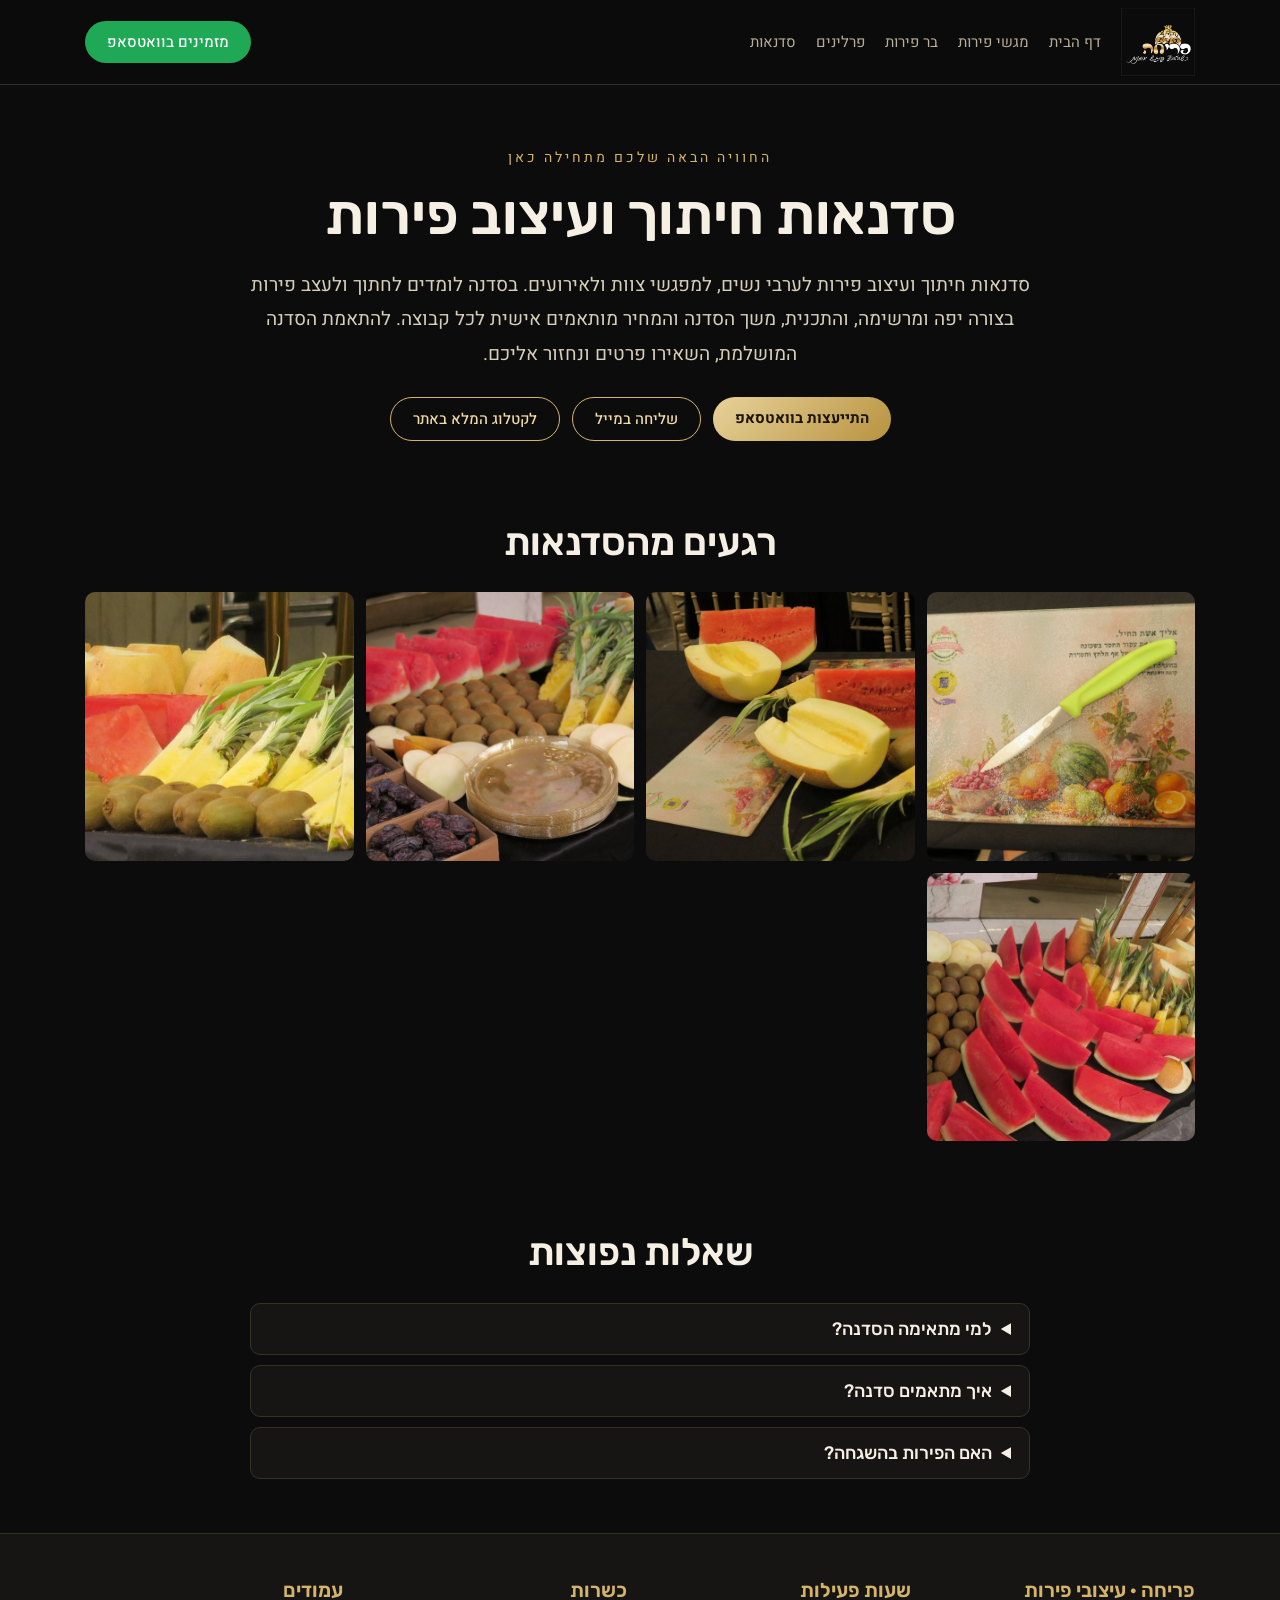
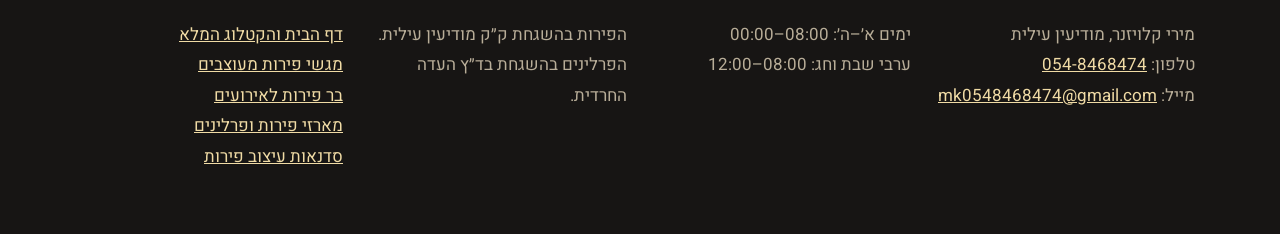
<file: sadnaot-idzuv-peirot.html>
<!doctype html><html lang="he" dir="rtl"><head><meta charset="utf-8"><meta name="viewport" content="width=device-width,initial-scale=1"><title>סדנאות חיתוך ועיצוב פירות | פריחה</title><meta name="description" content="סדנאות חיתוך ועיצוב פירות לערבי נשים, מפגשי צוות ואירועים. התכנית והמחיר מותאמים אישית לכל קבוצה. פריחה, מודיעין עילית."><link rel="canonical" href="https://www.pricha.co.il/sadnaot-idzuv-peirot"><meta property="og:type" content="website"><meta property="og:locale" content="he_IL"><meta property="og:title" content="סדנאות חיתוך ועיצוב פירות | פריחה"><meta property="og:description" content="סדנאות חיתוך ועיצוב פירות לערבי נשים, מפגשי צוות ואירועים. התכנית והמחיר מותאמים אישית לכל קבוצה. פריחה, מודיעין עילית."><meta property="og:url" content="https://www.pricha.co.il/sadnaot-idzuv-peirot"><meta name="theme-color" content="#0d0c0c"><link rel="icon" href="/images/logo.png"><link rel="stylesheet" href="https://fonts.googleapis.com/css2?family=Rubik:wght@400;500;600;800&family=Heebo:wght@300;400;500;700&display=swap"><link rel="stylesheet" href="/styles.css"><script type="application/ld+json">{"@context": "https://schema.org", "@type": "BreadcrumbList", "itemListElement": [{"@type": "ListItem", "position": 1, "name": "פריחה", "item": "https://www.pricha.co.il/"}, {"@type": "ListItem", "position": 2, "name": "סדנאות חיתוך ועיצוב פירות", "item": "https://www.pricha.co.il/sadnaot-idzuv-peirot"}]}</script><script type="application/ld+json">{"@context": "https://schema.org", "@type": "FAQPage", "mainEntity": [{"@type": "Question", "name": "למי מתאימה הסדנה?", "acceptedAnswer": {"@type": "Answer", "text": "לערבי נשים, למפגשי צוות ולאירועים. התכנית, משך הסדנה והמחיר מותאמים אישית לכל קבוצה."}}, {"@type": "Question", "name": "איך מתאמים סדנה?", "acceptedAnswer": {"@type": "Answer", "text": "משאירים פרטים בוואטסאפ או במייל, ונחזור אליכם להתאמת הסדנה המושלמת."}}, {"@type": "Question", "name": "האם הפירות בהשגחה?", "acceptedAnswer": {"@type": "Answer", "text": "הפירות בהשגחת ק״ק מודיעין עילית."}}]}</script></head><body>
<header><div class="w hd"><a href="/"><img src="/images/logo.png" alt="פריחה עיצובי פירות"></a><nav><a href="/">דף הבית</a><a href="/migashei-peirot">מגשי פירות</a><a href="/bar-peirot">בר פירות</a><a href="/marezei-peirot-ufrlinim">פרלינים</a><a href="/sadnaot-idzuv-peirot">סדנאות</a></nav><a class="b wa" href="https://wa.me/972548468474?text=%D7%A9%D7%9C%D7%95%D7%9D%2C%20%D7%90%D7%A9%D7%9E%D7%97%20%D7%9C%D7%94%D7%AA%D7%99%D7%99%D7%A2%D7%A5%20%D7%9C%D7%92%D7%91%D7%99%20%D7%94%D7%96%D7%9E%D7%A0%D7%94" target="_blank" rel="noopener">מזמינים בוואטסאפ</a></div></header>
<main><section class="hero"><div class="w"><div class="ey">החוויה הבאה שלכם מתחילה כאן</div><h1>סדנאות חיתוך ועיצוב פירות</h1><p>סדנאות חיתוך ועיצוב פירות לערבי נשים, למפגשי צוות ולאירועים. בסדנה לומדים לחתוך ולעצב פירות בצורה יפה ומרשימה, והתכנית, משך הסדנה והמחיר מותאמים אישית לכל קבוצה. להתאמת הסדנה המושלמת, השאירו פרטים ונחזור אליכם.</p><div class="cta"><a class="b g" href="https://wa.me/972548468474?text=%D7%A9%D7%9C%D7%95%D7%9D%2C%20%D7%90%D7%A9%D7%9E%D7%97%20%D7%9C%D7%94%D7%AA%D7%99%D7%99%D7%A2%D7%A5%20%D7%9C%D7%92%D7%91%D7%99%20%D7%A1%D7%93%D7%A0%D7%90%D7%95%D7%AA%20%D7%97%D7%99%D7%AA%D7%95%D7%9A%20%D7%95%D7%A2%D7%99%D7%A6%D7%95%D7%91%20%D7%A4%D7%99%D7%A8%D7%95%D7%AA" target="_blank" rel="noopener">התייעצות בוואטסאפ</a><a class="b" href="mailto:mk0548468474@gmail.com?subject=%D7%A1%D7%93%D7%A0%D7%90%D7%95%D7%AA%20%D7%97%D7%99%D7%AA%D7%95%D7%9A%20%D7%95%D7%A2%D7%99%D7%A6%D7%95%D7%91%20%D7%A4%D7%99%D7%A8%D7%95%D7%AA">שליחה במייל</a><a class="b" href="/#catalog">לקטלוג המלא באתר</a></div></div></section><section><div class="w"><h2>רגעים מהסדנאות</h2><div class="gal"><img src="/images/sadna-1.jpg" alt="פירות וציוד מסדנת עיצוב פירות של פריחה" loading="lazy"><img src="/images/sadna-2.jpg" alt="פירות וציוד מסדנת עיצוב פירות של פריחה" loading="lazy"><img src="/images/sadna-3.jpg" alt="פירות וציוד מסדנת עיצוב פירות של פריחה" loading="lazy"><img src="/images/sadna-4.jpg" alt="פירות וציוד מסדנת עיצוב פירות של פריחה" loading="lazy"><img src="/images/sadna-5.jpg" alt="פירות וציוד מסדנת עיצוב פירות של פריחה" loading="lazy"></div></div></section><section class="faq"><div class="w" style="max-width:820px"><h2>שאלות נפוצות</h2><details><summary>למי מתאימה הסדנה?</summary><p>לערבי נשים, למפגשי צוות ולאירועים. התכנית, משך הסדנה והמחיר מותאמים אישית לכל קבוצה.</p></details><details><summary>איך מתאמים סדנה?</summary><p>משאירים פרטים בוואטסאפ או במייל, ונחזור אליכם להתאמת הסדנה המושלמת.</p></details><details><summary>האם הפירות בהשגחה?</summary><p>הפירות בהשגחת ק״ק מודיעין עילית.</p></details></div></section></main><footer><div class="w fg"><div><h3>פריחה · עיצובי פירות</h3><p>מירי קלויזנר, מודיעין עילית<br>טלפון: <a href="tel:0548468474">054-8468474</a><br>מייל: <a href="mailto:mk0548468474@gmail.com">mk0548468474@gmail.com</a></p></div><div><h3>שעות פעילות</h3><p>ימים א׳–ה׳: 08:00–00:00<br>ערבי שבת וחג: 08:00–12:00</p></div><div><h3>כשרות</h3><p>הפירות בהשגחת ק״ק מודיעין עילית.<br>הפרלינים בהשגחת בד״ץ העדה החרדית.</p></div><div><h3>עמודים</h3><p><a href="/">דף הבית והקטלוג המלא</a><br><a href="/migashei-peirot">מגשי פירות מעוצבים</a><br><a href="/bar-peirot">בר פירות לאירועים</a><br><a href="/marezei-peirot-ufrlinim">מארזי פירות ופרלינים</a><br><a href="/sadnaot-idzuv-peirot">סדנאות עיצוב פירות</a></p></div></div></footer></body></html>
</file>
<file: styles.css>
:root{--bg:#0d0c0c;--bg2:#171514;--gold:#d4b46a;--gold2:#f0dba5;--tx:#f6f0e4;--mut:#b8ad98;--ln:#383024}
*{box-sizing:border-box}body{margin:0;background:var(--bg);color:var(--tx);font:400 17px/1.8 Heebo,Arial,sans-serif}
h1,h2,h3{font-family:Rubik,Heebo,sans-serif;margin:0;font-weight:600;line-height:1.25}a{color:inherit}.w{max-width:1150px;margin:auto;padding:0 20px}
header{background:rgba(13,12,12,.96);border-bottom:1px solid var(--ln);position:sticky;top:0;z-index:5}.hd{display:flex;align-items:center;gap:20px;min-height:84px;flex-wrap:wrap}.hd img{height:68px;display:block}
nav{display:flex;gap:20px;flex:1;flex-wrap:wrap}nav a{color:var(--mut);text-decoration:none;font-size:15px}nav a:hover{color:var(--gold2)}
.b{display:inline-block;border:1px solid var(--gold);color:var(--gold2);padding:10px 22px;border-radius:40px;text-decoration:none;font:500 15px Heebo,sans-serif;background:transparent;text-align:center}.b.g{background:linear-gradient(135deg,#e8d29a,#b8923f);color:#1a1409;border:0;font-weight:700}.b.wa{background:#1fa855;color:#fff;border:0}
.hero{padding:60px 0 34px;text-align:center}.hero h1{font-size:clamp(32px,5vw,56px)}.hero p{max-width:780px;margin:18px auto 0;color:#d8cfbb;font-size:19px}.ey{color:var(--gold);letter-spacing:3px;font-size:14px;margin-bottom:10px}.cta{display:flex;gap:12px;justify-content:center;flex-wrap:wrap;margin-top:26px}
section{padding:44px 0}section h2{font-size:clamp(26px,3.4vw,38px);text-align:center;margin-bottom:26px}.lt{background:#f4ecdc;color:#1b1713}.lt h2{color:#1b1713}
.grid{display:grid;grid-template-columns:repeat(auto-fill,minmax(260px,1fr));gap:22px}.card{background:#fff;color:#1b1713;border-radius:14px;overflow:hidden;display:flex;flex-direction:column;box-shadow:0 10px 28px rgba(60,40,10,.12)}.card .ph{aspect-ratio:5/4;background:radial-gradient(circle at 50% 38%,#2d261c,#000 72%)}.card img{width:100%;height:100%;object-fit:contain;padding:10px;display:block}
.card .cd{padding:16px;display:flex;flex-direction:column;gap:6px;flex:1}.card small{color:#8a6a22}.card h3{font-size:21px}.card p{margin:0;color:#5b5245;font-size:14.5px;line-height:1.6;flex:1}.pr{font:700 21px Rubik,sans-serif;color:#7a5a15}
.faq details{background:var(--bg2);border:1px solid var(--ln);border-radius:10px;margin:10px 0;padding:14px 18px}.faq summary{cursor:pointer;font:500 18px Rubik,sans-serif}.faq p{margin:10px 0 0;color:#d8cfbb}
.gal{display:grid;grid-template-columns:repeat(auto-fill,minmax(220px,1fr));gap:12px}.gal img{width:100%;aspect-ratio:1;object-fit:cover;border-radius:10px;display:block}
footer{background:var(--bg2);border-top:1px solid var(--ln);padding:44px 0;color:var(--mut)}footer h3{color:var(--gold);margin-bottom:8px}footer a{color:var(--gold2)}.fg{display:grid;grid-template-columns:repeat(auto-fit,minmax(220px,1fr));gap:26px}
</file>
